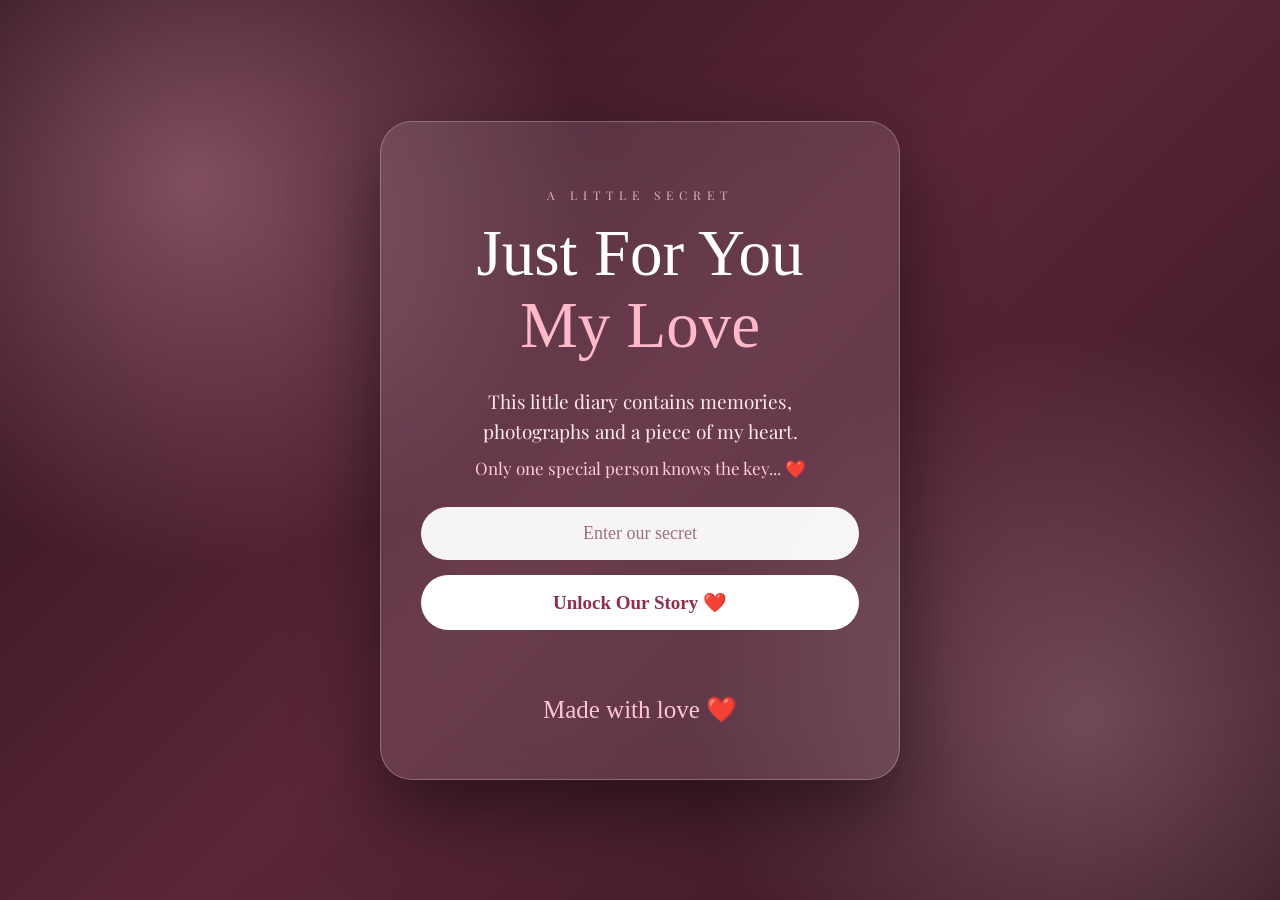
<file: index.html>
<!DOCTYPE html>
<html lang="en">

<head>
    <meta charset="UTF-8">
    <meta name="viewport" content="width=device-width, initial-scale=1.0">

    <title>A Little Secret ❤️</title>

    <link rel="stylesheet" href="style.css">

    <link href="https://fonts.googleapis.com/css2?family=Parisienne&family=Playfair+Display:wght@400;500;600;700&display=swap"
      rel="stylesheet">
</head>

<body class="password-page">

    <div class="password-card">

        <div class="lock-heart">
        
        </div>

        <p class="secret-label">
            A LITTLE SECRET
        </p>

        <h1>
            Just For You
            <span>My Love</span>
        </h1>

        <p class="password-message">
            This little diary contains memories,
            photographs and a piece of my heart.
        </p>

        <p class="password-hint">
            Only one special person knows the key... ❤️
        </p>

        <div class="password-box">

            <input
                type="password"
                id="secretPassword"
                placeholder="Enter our secret"
                autocomplete="off"
            >

            <button id="unlockButton">
                Unlock Our Story ❤️
            </button>

        </div>

        <p id="passwordError" class="password-error"></p>

        <div class="password-footer">
            Made with love ❤️
        </div>

    </div>
<script src="script.js"></script>

</body>

</html>
</file>
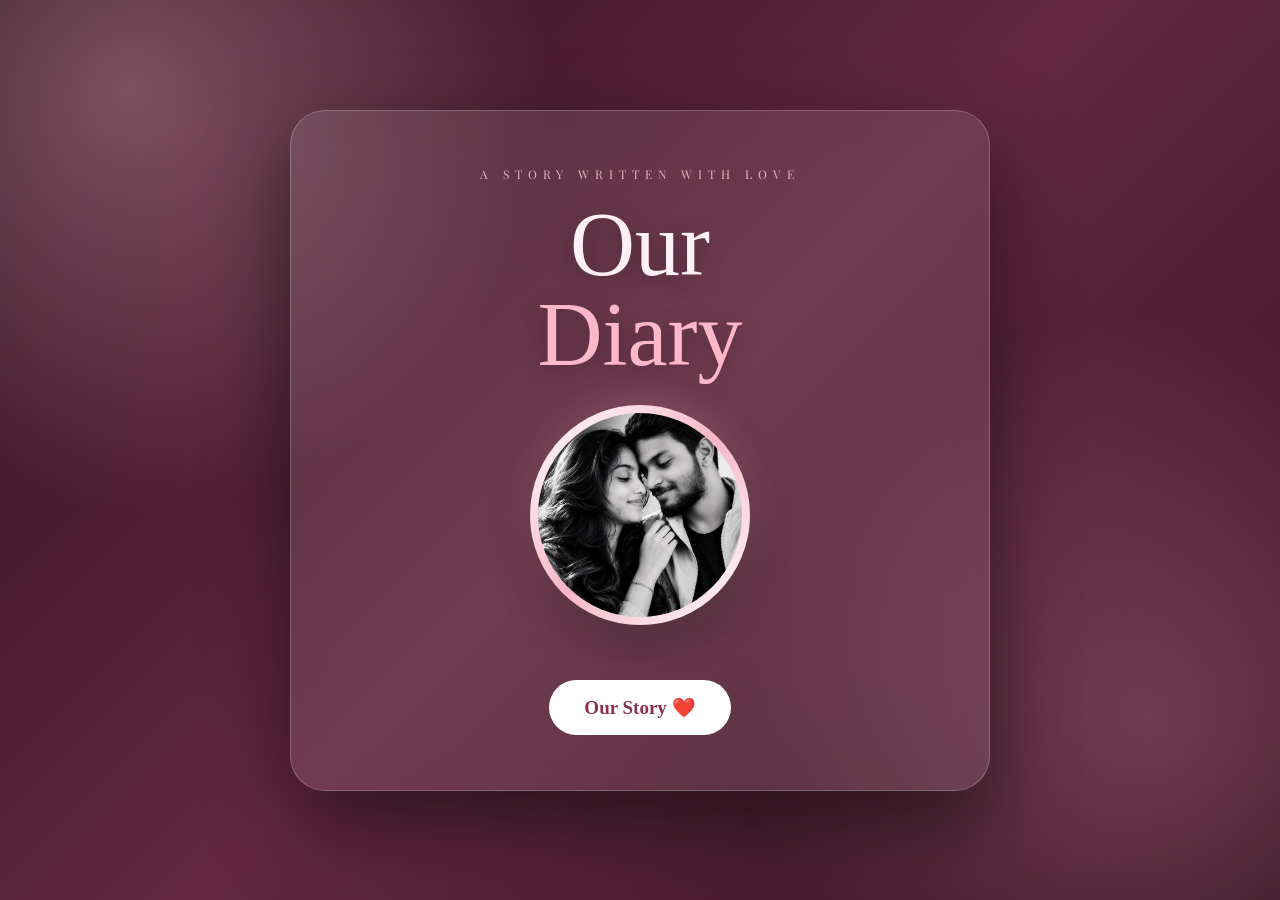
<file: cover.html>
<!DOCTYPE html>
<html lang="en">

<head>

    <meta charset="UTF-8">

    <meta name="viewport"
          content="width=device-width, initial-scale=1.0">

    <title>Our Anniversary Diary ❤️</title>

    <link rel="stylesheet" href="style.css">

    <link href="https://fonts.googleapis.com/css2?family=Parisienne&family=Playfair+Display:wght@400;500;600;700&display=swap"
      rel="stylesheet">

</head>


<body class="cover-page">


    <main class="diary-cover">


        <!-- Floating Hearts -->

        <div class="hearts"></div>


        <div class="cover-content">


            <p class="small-heading">
                A STORY WRITTEN WITH LOVE
            </p>


            <h1>
                Our
                <span>Diary</span>
            </h1>


            <div class="cover-heart">
                
            </div>


            <!-- Couple Photo -->

            <div class="cover-photo">

                <img
                    src="images/cover.jpg"
                    alt="Santhosh and Bhoomika"
                >

            </div>


            <p class="names">
               
            </p>


            <button
                id="openDiary"
                class="open-button">

                Our Story ❤️

            </button>


        </div>


    </main>


    <script src="script.js"></script>

</body>

</html>
</file>
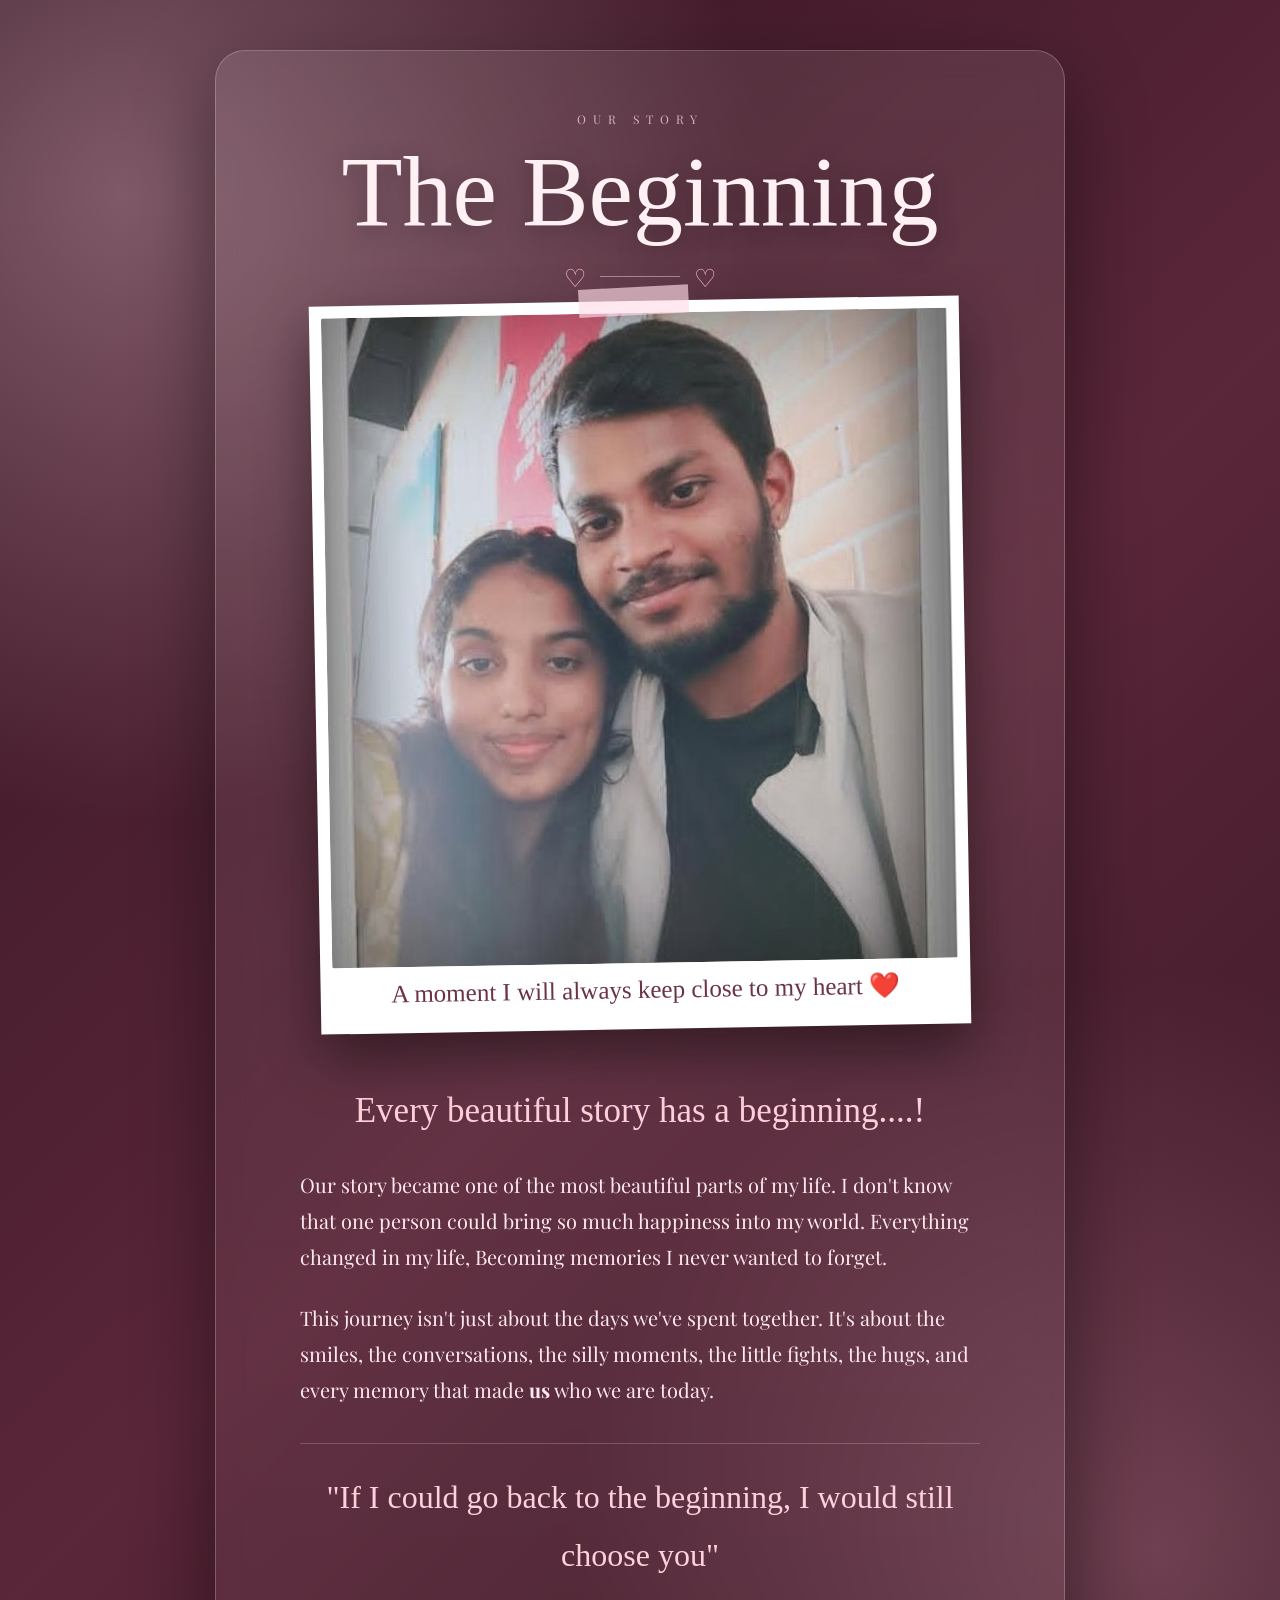
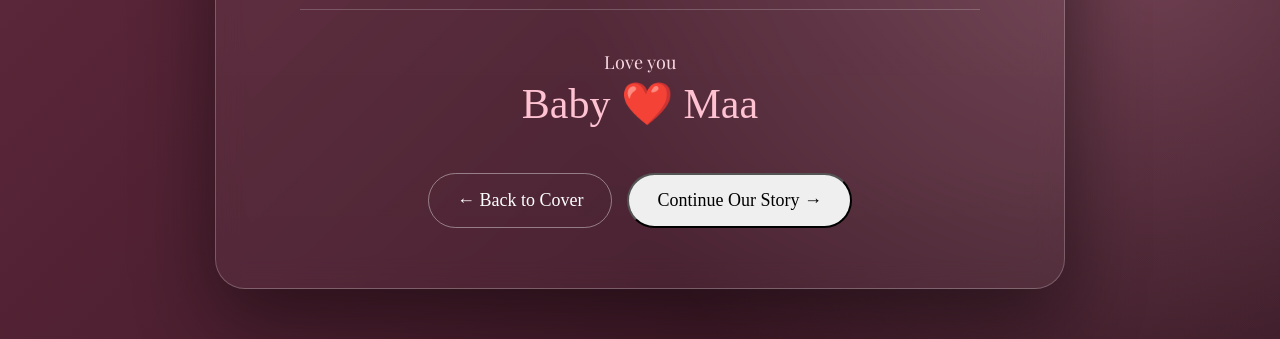
<file: pages/beginning.html>
<!DOCTYPE html>
<html lang="en">

<head>

    <meta charset="UTF-8">

    <meta name="viewport"
          content="width=device-width, initial-scale=1.0">

    <title>The Beginning ❤️</title>

    <link rel="stylesheet" href="../style.css">

    <link href="https://fonts.googleapis.com/css2?family=Parisienne&family=Playfair+Display:wght@400;500;600;700&display=swap"
      rel="stylesheet">

</head>


<body class="chapter-page">


    <div class="chapter-wrapper">


        <div class="chapter-label">
            OUR STORY
        </div>


        <h1 class="chapter-title">
            The Beginning
        </h1>


        <div class="chapter-decoration">

            <span>♡</span>

            <div></div>

            <span>♡</span>

        </div>



        <!-- MEMORY PHOTO -->

        <div class="memory-photo">

            <div class="photo-tape"></div>

            <img
                src="../images/chapter1.jpg"
                alt="Our beautiful memory"
            >

            <p class="photo-caption">
                A moment I will always keep close to my heart ❤️
            </p>

        </div>


        <!-- MESSAGE -->

        <div class="chapter-message">

            <p class="opening-line">
                Every beautiful story has a beginning....!
            </p>


            <p>
                 Our story became one of the most beautiful parts of my life.
                 I don't know that one person could bring so much happiness into my world. Everything changed in my life, Becoming memories I never wanted to forget.
            </p>

            <p>
                This journey isn't just about the days we've spent
                together. It's about the smiles, the conversations,
                the silly moments, the little fights, the hugs,
                and every memory that made <b>us</b> who we are today.
            </p>


            <p class="highlight-message">
                "If I could go back to the beginning,
                I would still choose you"
            </p>

        </div>


        <!-- SIGNATURE -->

        <div class="signature-area">

            <p>
               Love you
            </p>

            <div class="signature">
               Baby ❤️ Maa
            </div>

        </div>


        <!-- NAVIGATION -->

        <div class="chapter-navigation">

    <button
        onclick="window.location.href='../cover.html'"
        class="secondary-button">

        ← Back to Cover

    </button>

    <button
        onclick="window.location.href='memories.html'"
        class="primary-button">

        Continue Our Story →

    </button>

</div>


        </div>


    </div>

</body>

</html>
</file>
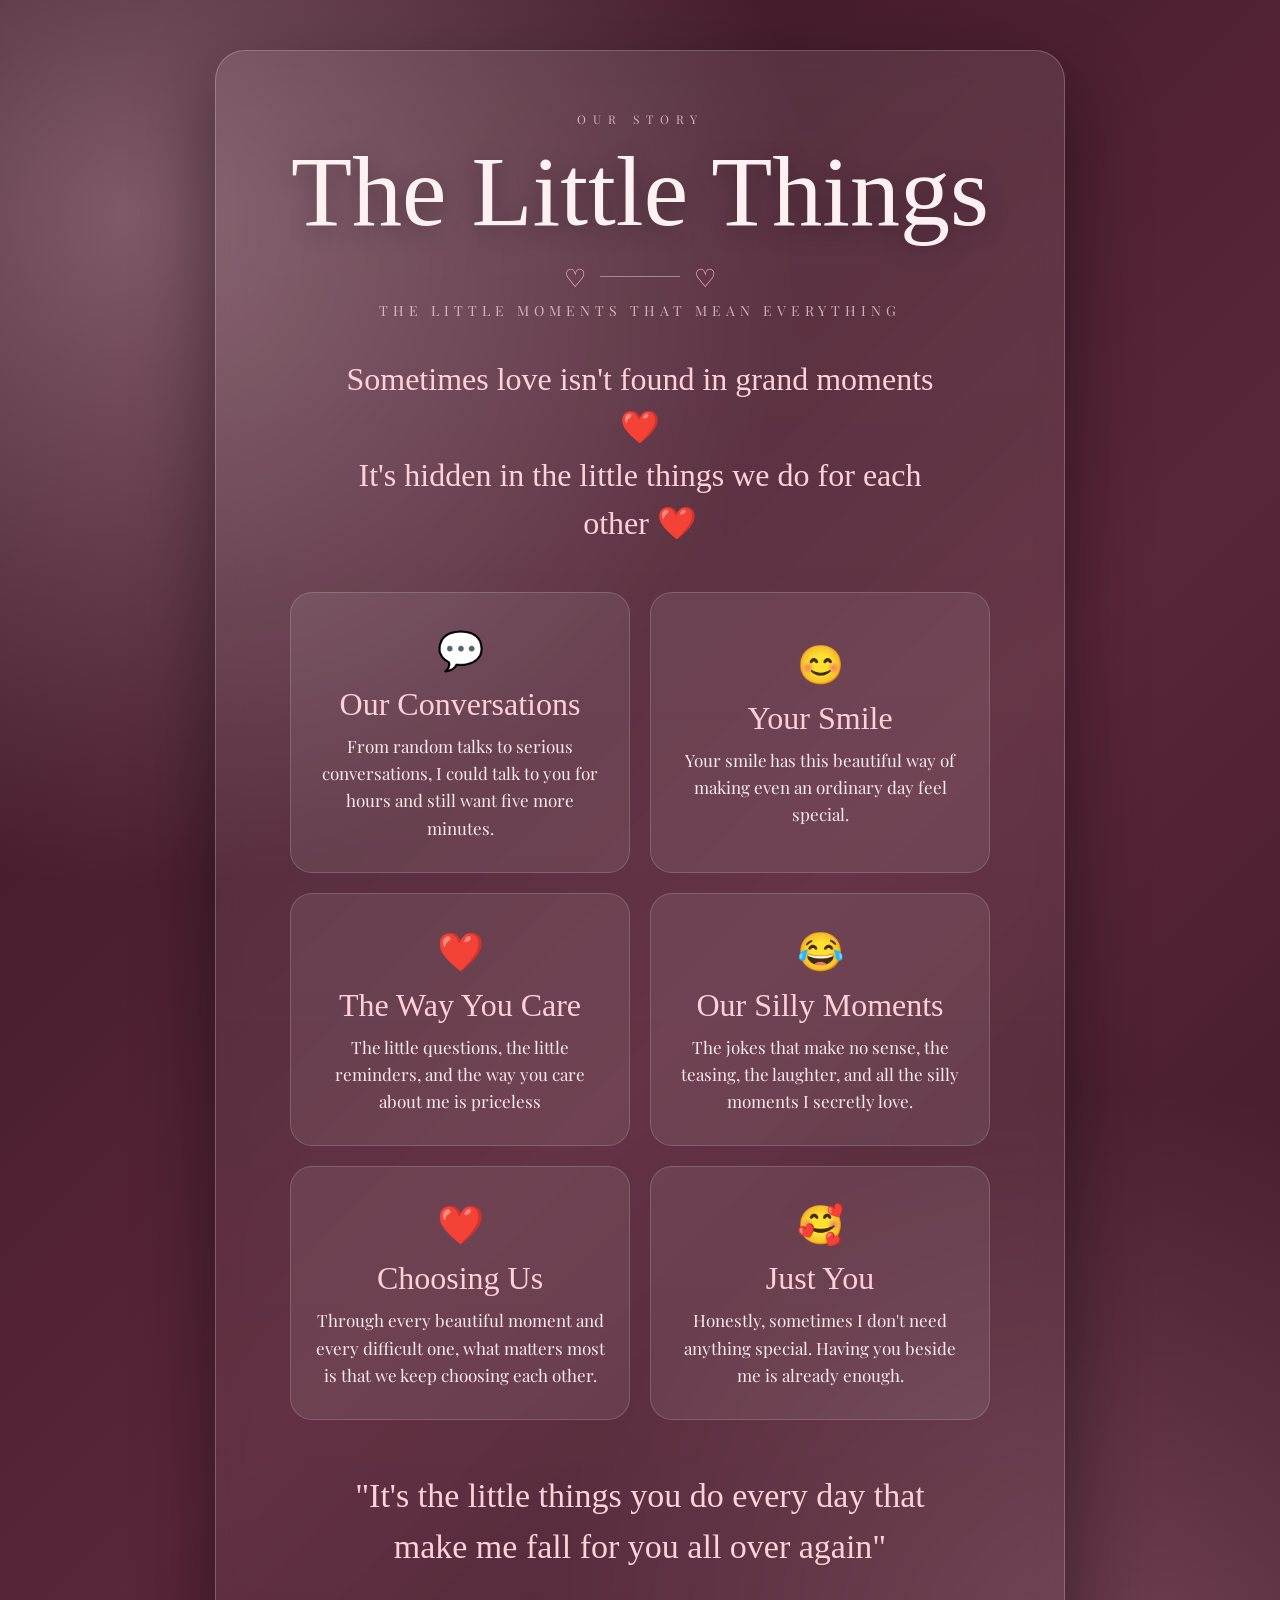
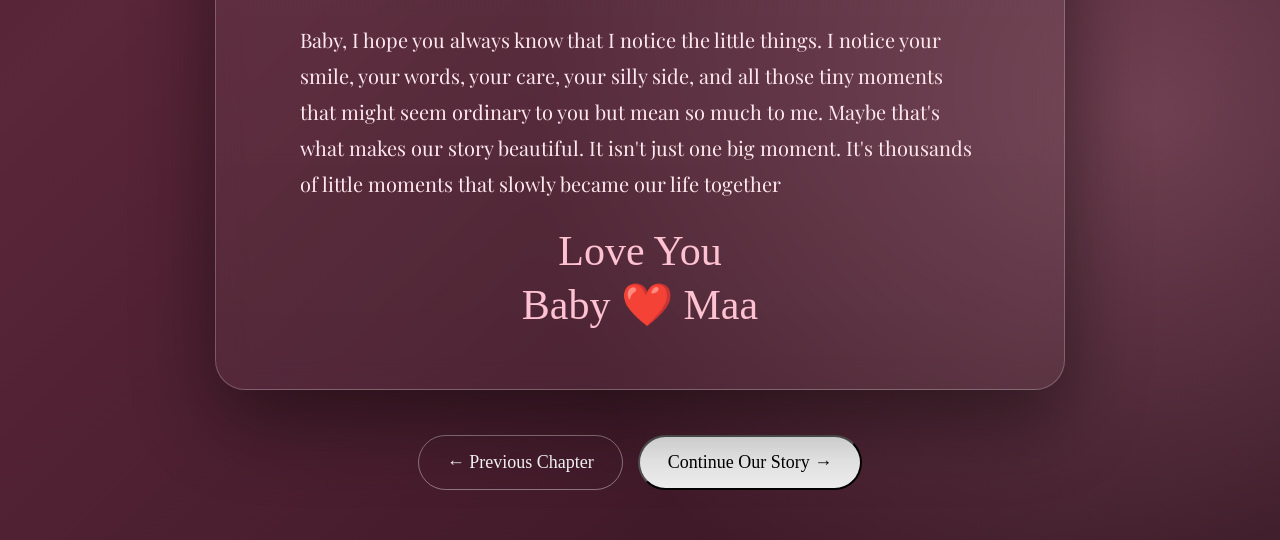
<file: pages/chapter3.html>
<!DOCTYPE html>
<html lang="en">

<head>

    <meta charset="UTF-8">

    <meta name="viewport"
          content="width=device-width, initial-scale=1.0">

    <title>Chapter Three — The Little Things ❤️</title>

    <link rel="stylesheet" href="../style.css">

    <link href="https://fonts.googleapis.com/css2?family=Parisienne&family=Playfair+Display:wght@400;500;600;700&display=swap"
      rel="stylesheet">

</head>


<body class="chapter-page">


    <div class="chapter-wrapper">


        <!-- CHAPTER HEADING -->

        <div class="chapter-label">
            OUR STORY
        </div>

        <h1 class="chapter-title">
            The Little Things
        </h1>


        <div class="chapter-decoration">

            <span>♡</span>

            <div></div>

            <span>♡</span>

        </div>


        <p class="chapter-date">
            THE LITTLE MOMENTS THAT MEAN EVERYTHING
        </p>


        <!-- INTRODUCTION -->

        <div class="memory-intro">

            <p>
                Sometimes love isn't found in grand moments ❤️
            </p>

            <p>
                It's hidden in the little things we do for each other ❤️
            </p>

        </div>


        <!-- LITTLE THINGS -->

        <div class="little-things">


            <!-- CARD 1 -->

            <div class="little-card">

                <div class="little-icon">
                    💬
                </div>

                <h2>
                    Our Conversations
                </h2>

                <p>
                    From random talks to serious conversations,
                    I could talk to you for hours and still
                    want five more minutes.
                </p>

            </div>


            <!-- CARD 2 -->

            <div class="little-card">

                <div class="little-icon">
                    😊
                </div>

                <h2>
                    Your Smile
                </h2>

                <p>
                    Your smile has this beautiful way of making
                    even an ordinary day feel special.
                </p>

            </div>


            <!-- CARD 3 -->

            <div class="little-card">

                <div class="little-icon">
                     ❤️
                </div>

                <h2>
                    The Way You Care 
                </h2>

                <p>
                    The little questions, the little reminders,
                    and the way you care about me is priceless
                </p>

            </div>


            <!-- CARD 4 -->

            <div class="little-card">

                <div class="little-icon">
                    😂
                </div>

                <h2>
                    Our Silly Moments
                </h2>

                <p>
                    The jokes that make no sense,
                    the teasing, the laughter,
                    and all the silly moments I secretly love.
                </p>

            </div>


            <!-- CARD 5 -->

            <div class="little-card">

                <div class="little-icon">
                    ❤️
                </div>

                <h2>
                    Choosing Us
                </h2>

                <p>
                    Through every beautiful moment and every
                    difficult one, what matters most is that
                    we keep choosing each other.
                </p>

            </div>


            <!-- CARD 6 -->

            <div class="little-card">

                <div class="little-icon">
                    🥰
                </div>

                <h2>
                    Just You
                </h2>

                <p>
                    Honestly, sometimes I don't need anything
                    special. Having you beside me is already
                    enough.
                </p>

            </div>


        </div>


        <!-- HEART MESSAGE -->

        <div class="little-things-message">

            "It's the little things you do every day
            that make me fall for you all over again" 

        </div>


        <!-- PERSONAL MESSAGE -->

        <div class="chapter-message">

            <p>
                Baby, I hope you always know that I notice
                           the little things.
                I notice your smile, your words, your care,
                your silly side, and all those tiny moments
                that might seem ordinary to you but mean
                so much to me. Maybe that's what makes our story beautiful.
                It isn't just one big moment. It's thousands of little moments that slowly
                became our life together

                </b>
            </p>

        </div>


        <!-- SIGNATURE -->
         <div class="signature">
               Love You
            </div>

            <div class="signature">
               Baby ❤️ Maa
            </div>

        </div>


        <!-- NAVIGATION -->

        <div class="chapter-navigation">


            <button
                onclick="window.location.href='memories.html'"
                class="secondary-button">

                ← Previous Chapter

            </button>


            <button
                onclick="window.location.href='chapter4.html'"
                class="primary-button">

                Continue Our Story →

            </button>


        </div>


    </div>


</body>

</html>
</file>
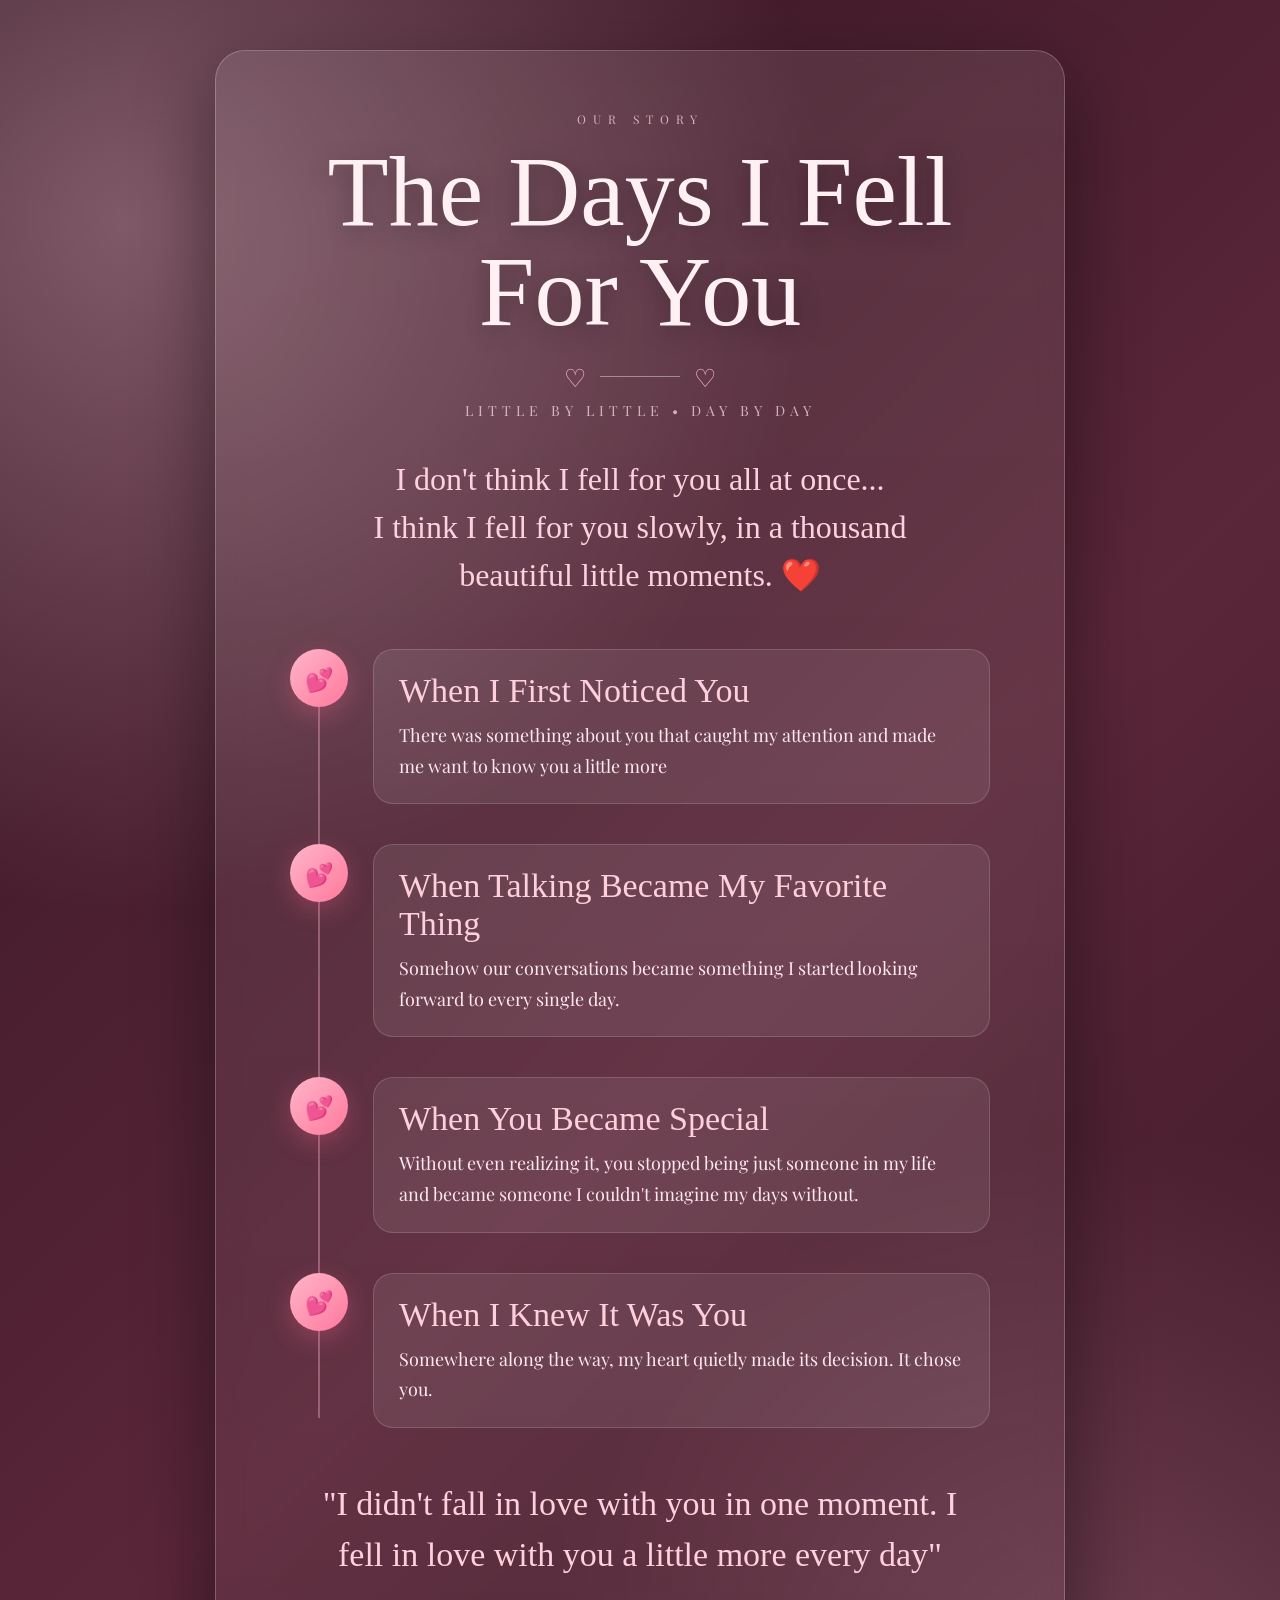
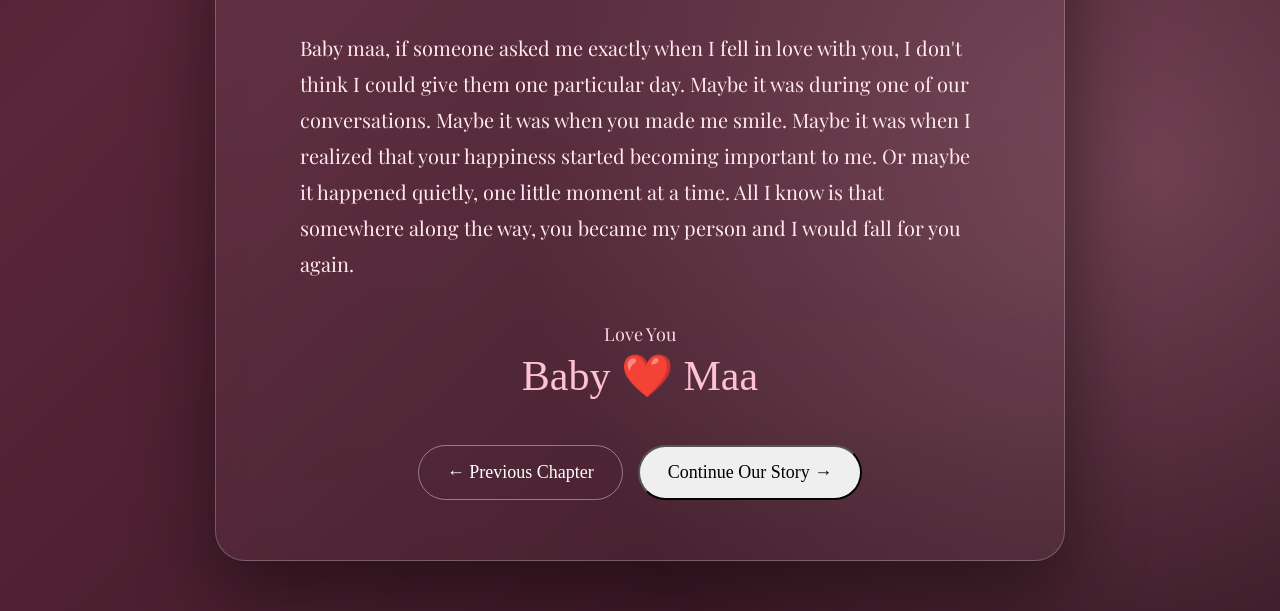
<file: pages/chapter4.html>
<!DOCTYPE html>
<html lang="en">

<head>

    <meta charset="UTF-8">

    <meta name="viewport"
          content="width=device-width, initial-scale=1.0">

    <title>Chapter Four — The Days I Fell For You ❤️</title>

    <link rel="stylesheet" href="../style.css">

    <link href="https://fonts.googleapis.com/css2?family=Parisienne&family=Playfair+Display:wght@400;500;600;700&display=swap"
      rel="stylesheet">

</head>


<body class="chapter-page">


    <div class="chapter-wrapper">


        <!-- CHAPTER HEADING -->

        <div class="chapter-label">
            OUR STORY
        </div>




        <h1 class="chapter-title">
            The Days I Fell For You
        </h1>


        <div class="chapter-decoration">

            <span>♡</span>

            <div></div>

            <span>♡</span>

        </div>


        <p class="chapter-date">
            LITTLE BY LITTLE • DAY BY DAY
        </p>


        <!-- INTRO -->

        <div class="memory-intro">

            <p>
                I don't think I fell for you all at once...
            </p>

            <p>
                I think I fell for you slowly, in a thousand
                beautiful little moments. ❤️
            </p>

        </div>


        <!-- LOVE TIMELINE -->

        <div class="love-timeline">


            <!-- MOMENT 1 -->

            <div class="love-moment">

                <div class="love-dot">
                    💕
                </div>

                <div class="love-content">

                    <h2>
                        When I First Noticed You
                    </h2>

                    <p>
                        There was something about you that
                        caught my attention and made me want
                        to know you a little more
                    </p>

                </div>

            </div>


            <!-- MOMENT 2 -->

            <div class="love-moment">

                <div class="love-dot">
                    💕
                </div>

                <div class="love-content">

                    <h2>
                        When Talking Became My Favorite Thing
                    </h2>

                    <p>
                        Somehow our conversations became
                        something I started looking forward to
                        every single day.
                    </p>

                </div>

            </div>


            <!-- MOMENT 3 -->

            <div class="love-moment">

                <div class="love-dot">
                    💕
                </div>

                <div class="love-content">

                    <h2>
                        When You Became Special
                    </h2>

                    <p>
                        Without even realizing it, you stopped
                        being just someone in my life and became
                        someone I couldn't imagine my days without.
                    </p>

                </div>

            </div>


            <!-- MOMENT 4 -->

            <div class="love-moment">

                <div class="love-dot">
                    💕
                </div>

                <div class="love-content">

                    <h2>
                        When I Knew It Was You
                    </h2>

                    <p>
                        Somewhere along the way, my heart quietly
                        made its decision. It chose you.
                    </p>

                </div>

            </div>


        </div>


        <!-- MAIN LOVE MESSAGE -->

        <div class="little-things-message">

            "I didn't fall in love with you in one moment.
            I fell in love with you a little more every day" 

        </div>


        <div class="chapter-message">

            <p>
                Baby maa, if someone asked me exactly when
                I fell in love with you, I don't think I could
                give them one particular day.
                Maybe it was during one of our conversations.
                Maybe it was when you made me smile.
                Maybe it was when I realized that your happiness
                started becoming important to me.
                Or maybe it happened quietly,
                one little moment at a time.
                All I know is that somewhere along the way,
                you became my person and I would fall for you again. </b>
            </p>

        </div>


        <!-- SIGNATURE -->

        <div class="signature-area">

            <p>
                Love You
            </p>

            <div class="signature">
                Baby ❤️ Maa
            </div>

        </div>


        <!-- NAVIGATION -->

        <div class="chapter-navigation">


            <button
                onclick="window.location.href='chapter3.html'"
                class="secondary-button">

                ← Previous Chapter

            </button>


            <button
                onclick="window.location.href='chapter5.html'"
                class="primary-button">

                Continue Our Story →

            </button>


        </div>


    </div>


</body>

</html>
</file>
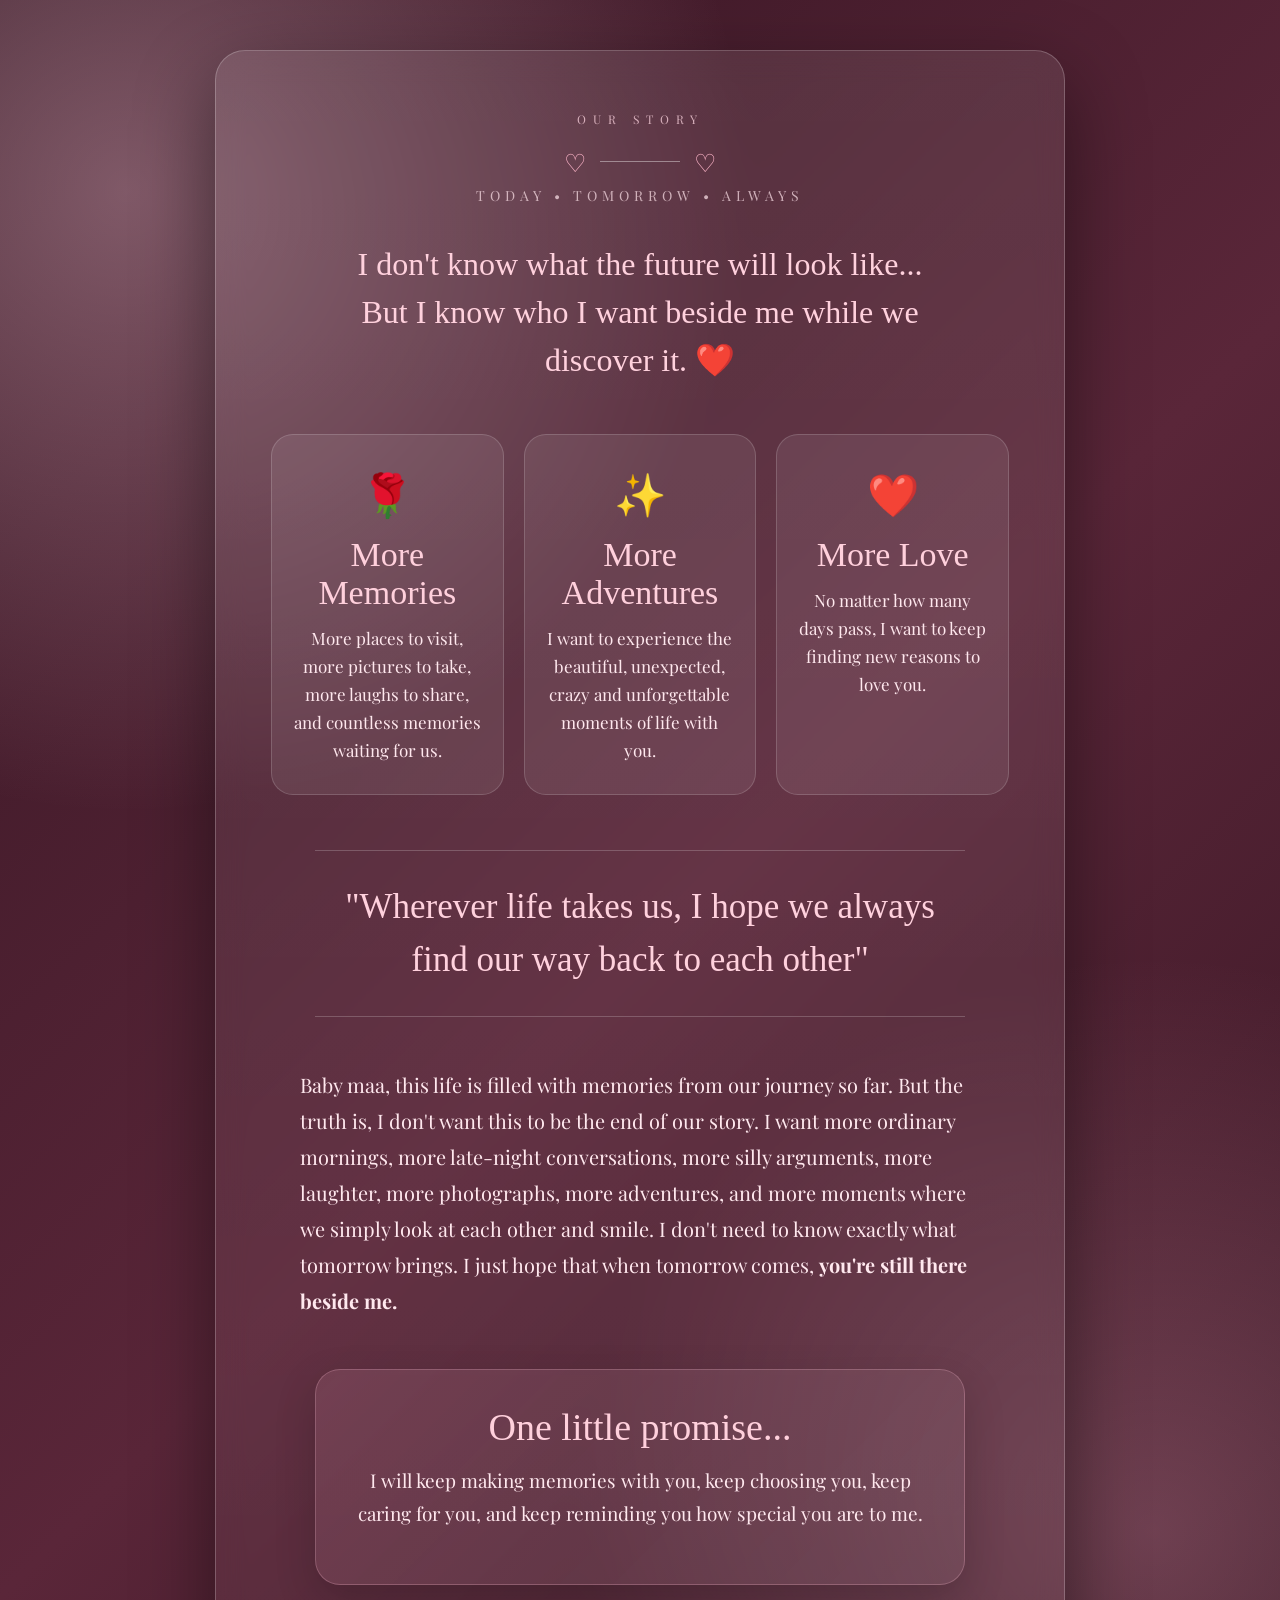
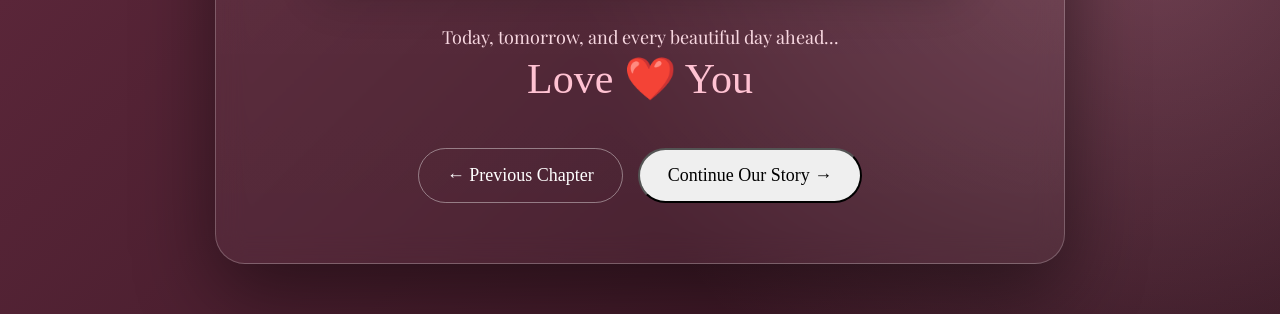
<file: pages/chapter5.html>
<!DOCTYPE html>
<html lang="en">

<head>

    <meta charset="UTF-8">

    <meta name="viewport"
          content="width=device-width, initial-scale=1.0">

    <title>Chapter Five — Our Forever ❤️</title>

    <link rel="stylesheet" href="../style.css">

    <link href="https://fonts.googleapis.com/css2?family=Parisienne&family=Playfair+Display:wght@400;500;600;700&display=swap"
      rel="stylesheet">
</head>


<body class="chapter-page">


    <div class="chapter-wrapper">


        <!-- CHAPTER HEADING -->

        <div class="chapter-label">
            OUR STORY
        </div>



        <div class="chapter-decoration">

            <span>♡</span>

            <div></div>

            <span>♡</span>

        </div>


        <p class="chapter-date">
            TODAY • TOMORROW • ALWAYS
        </p>


        <!-- INTRO -->

        <div class="memory-intro">

            <p>
                I don't know what the future will look like...
                But I know who I want beside me while we discover it. ❤️
            </p>

        </div>


        <!-- FOREVER CARDS -->

        <div class="forever-cards">


            <div class="forever-card">

                <div class="forever-icon">
                    🌹
                </div>

                <h2>
                    More Memories
                </h2>

                <p>
                    More places to visit, more pictures to take,
                    more laughs to share, and countless memories
                    waiting for us.
                </p>

            </div>


            <div class="forever-card">

                <div class="forever-icon">
                    ✨
                </div>

                <h2>
                    More Adventures
                </h2>

                <p>
                    I want to experience the beautiful,
                    unexpected, crazy and unforgettable
                    moments of life with you.
                </p>

            </div>


            <div class="forever-card">

                <div class="forever-icon">
                    ❤️
                </div>

                <h2>
                    More Love
                </h2>

                <p>
                    No matter how many days pass,
                    I want to keep finding new reasons
                    to love you.
                </p>

            </div>


        </div>


        <!-- FOREVER MESSAGE -->

        <div class="forever-quote">

            "Wherever life takes us,
            I hope we always find our way back to each other" 

        </div>


        <!-- PERSONAL MESSAGE -->

        <div class="chapter-message">

            <p>
                Baby maa, this life is filled with memories
                from our journey so far.
                But the truth is, I don't want this to be
                the end of our story.
                I want more ordinary mornings,
                more late-night conversations,
                more silly arguments,
                more laughter,
                more photographs,
                more adventures,
                and more moments where we simply look at
                each other and smile.
                I don't need to know exactly what tomorrow
                brings. I just hope that when tomorrow comes,
                <b>you're still there beside me.</b>
            </p>

        </div>


        <!-- LOVE PROMISE -->

        <div class="promise-box">

            <p class="promise-title">
                One little promise...
            </p>

            <p>
                I will keep making memories with you,
                keep choosing you,
                keep caring for you,
                and keep reminding you how special
                you are to me.
            </p>

            <div class="promise-heart">
                
            </div>

        </div>


        <!-- SIGNATURE -->

        <div class="signature-area">

            <p>
                Today, tomorrow, and every beautiful day ahead...
            </p>

            <div class="signature">
                Love ❤️ You
            </div>

        </div>


        <!-- NAVIGATION -->

        <div class="chapter-navigation">


            <button
                onclick="window.location.href='chapter4.html'"
                class="secondary-button">

                ← Previous Chapter

            </button>


            <button
                onclick="window.location.href='chapter6.html'"
                class="primary-button">

                Continue Our Story →

            </button>


        </div>


    </div>


</body>

</html>
</file>
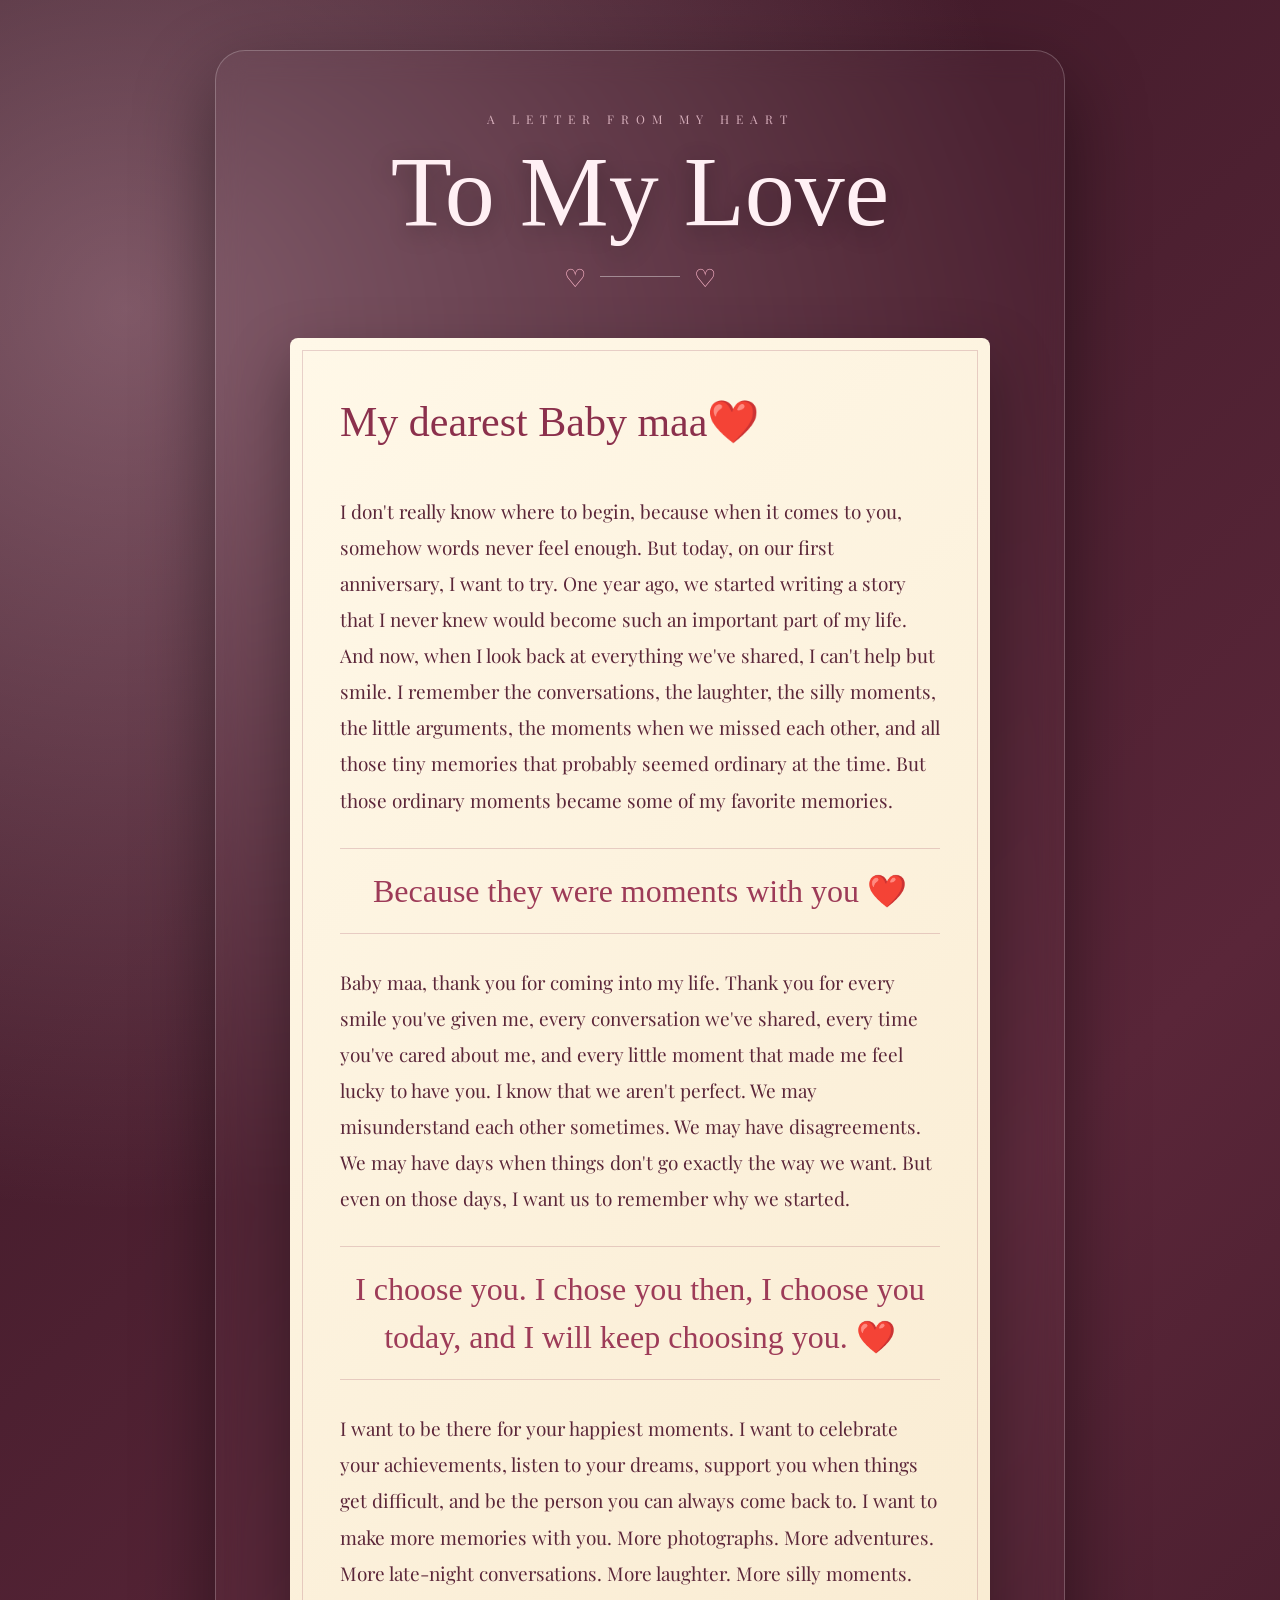
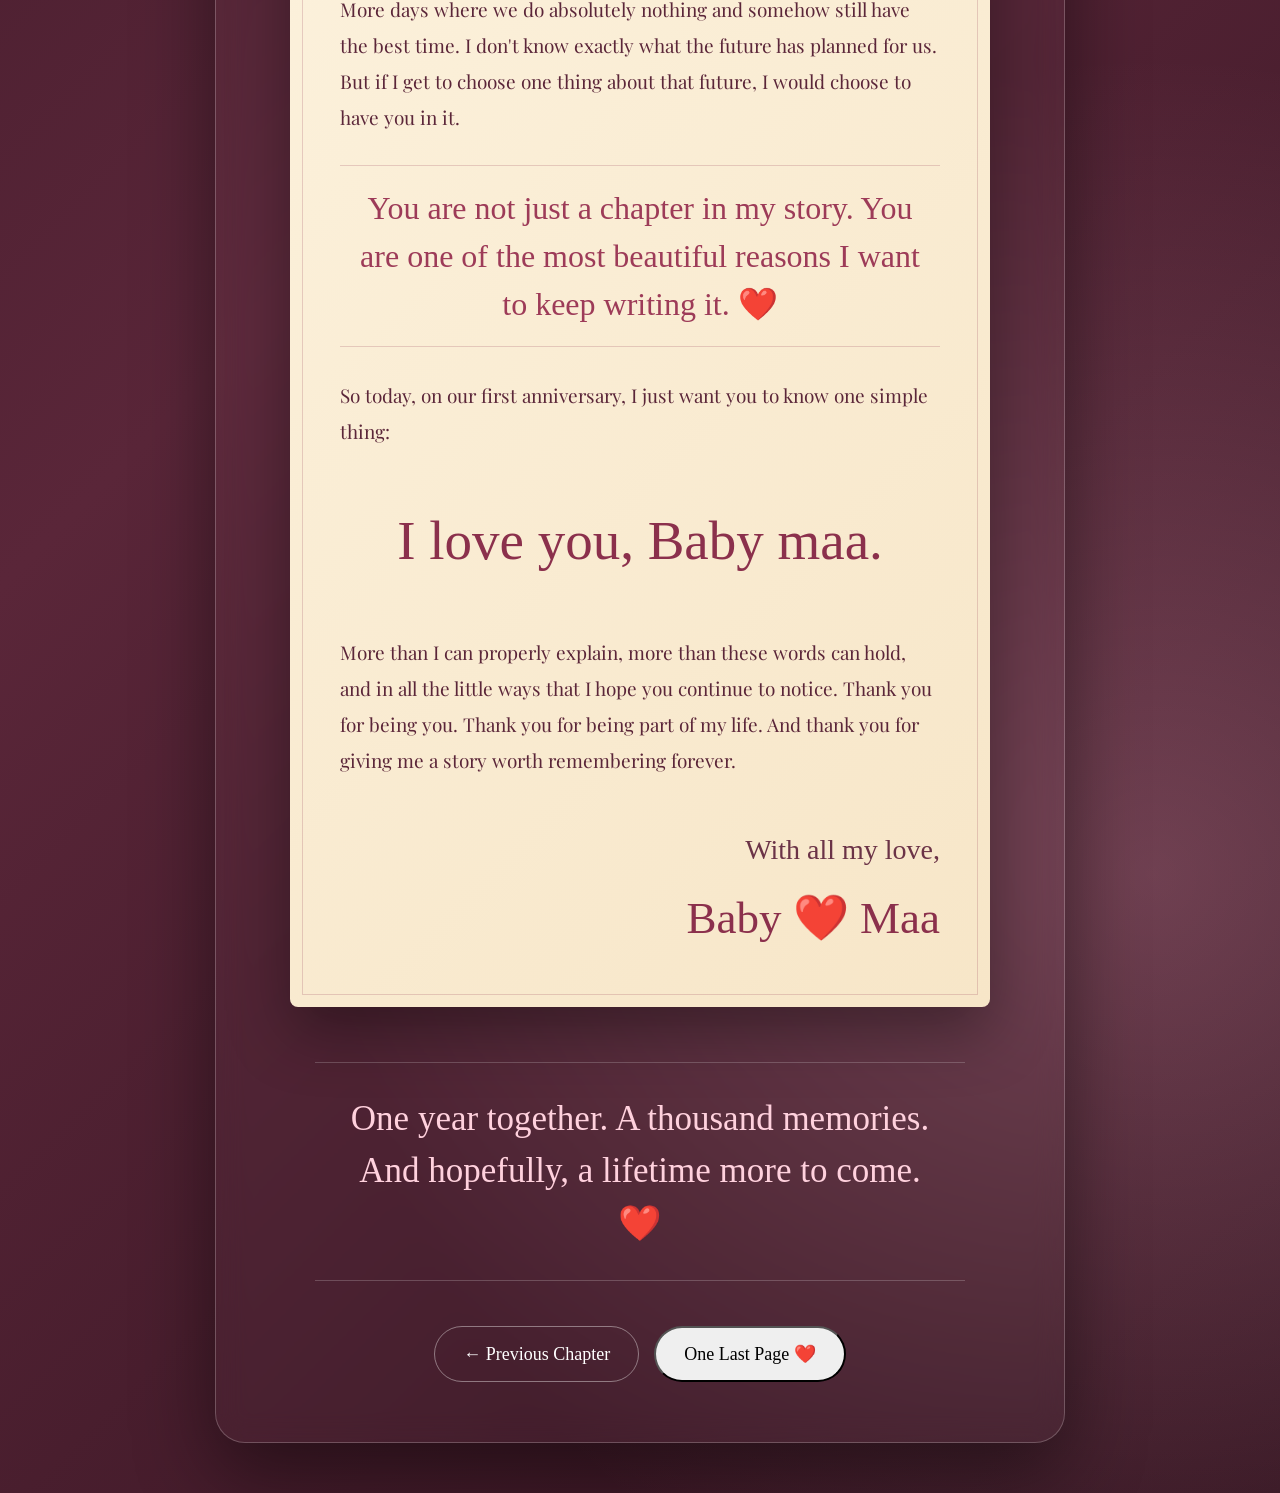
<file: pages/chapter6.html>
<!DOCTYPE html>
<html lang="en">

<head>

    <meta charset="UTF-8">

    <meta name="viewport"
          content="width=device-width, initial-scale=1.0">

    <title>A Love Letter For Baby maa ❤️</title>

    <link rel="stylesheet" href="../style.css">

    <link href="https://fonts.googleapis.com/css2?family=Parisienne&family=Playfair+Display:wght@400;500;600;700&display=swap"
      rel="stylesheet">

</head>


<body class="chapter-page">


    <div class="chapter-wrapper love-letter-page">


        <!-- HEADING -->

        <div class="chapter-label">
            A LETTER FROM MY HEART
        </div>

        <h1 class="chapter-title">
            To My Love
        </h1>


        <div class="chapter-decoration">

            <span>♡</span>

            <div></div>

            <span>♡</span>

        </div>

        <!-- LETTER -->

        <div class="love-letter">


            <p class="letter-greeting">
                My dearest Baby maa❤️
            </p>


            <p>
                I don't really know where to begin,
                because when it comes to you,
                somehow words never feel enough.
                But today, on our first anniversary,
                I want to try. One year ago, we started writing a story
                that I never knew would become such an
                important part of my life.
                And now, when I look back at everything
                we've shared, I can't help but smile.
                I remember the conversations,
                the laughter, the silly moments,
                the little arguments,
                the moments when we missed each other,
                and all those tiny memories that probably
                seemed ordinary at the time.
                But those ordinary moments became
                some of my favorite memories.
            </p>


            <p class="letter-highlight">
                Because they were moments with you ❤️
            </p>


            <p>
                Baby maa, thank you for coming into my life.
                Thank you for every smile you've given me,
                every conversation we've shared,
                every time you've cared about me,
                and every little moment that made me feel
                lucky to have you.
                I know that we aren't perfect.
                We may misunderstand each other sometimes.
                We may have disagreements.
                We may have days when things don't go exactly
                the way we want.
                But even on those days,
                I want us to remember why we started.
            </p>


            <p class="letter-highlight">
                I choose you.
                I chose you then,
                I choose you today,
                and I will keep choosing you. ❤️
            </p>


            <p>
                I want to be there for your happiest moments.
                I want to celebrate your achievements,
                listen to your dreams,
                support you when things get difficult,
                and be the person you can always come back to.
                I want to make more memories with you.
                More photographs.
                More adventures.
                More late-night conversations.
                More laughter.
                More silly moments.
                More days where we do absolutely nothing
                and somehow still have the best time.
                 I don't know exactly what the future has
                planned for us.
                But if I get to choose one thing about that
                future, I would choose to have you in it.
            </p>


            <p class="letter-highlight">
                You are not just a chapter in my story.
                You are one of the most beautiful reasons
                I want to keep writing it. ❤️
            </p>


            <p>
                So today, on our first anniversary,
                I just want you to know one simple thing:
            </p>


            <p class="big-love-line">
                I love you, Baby maa.
            </p>


            <p>
                More than I can properly explain,
                more than these words can hold,
                and in all the little ways that I hope
                you continue to notice.
                Thank you for being you.
                Thank you for being part of my life.
                And thank you for giving me a story
                worth remembering forever.
            </p>


            <!-- SIGNATURE -->

            <div class="letter-signature">

                <p>
                    With all my love,
                </p>

                <div>
                    Baby ❤️ Maa
                </div>

            </div>


        </div>


        <!-- ANNIVERSARY MESSAGE -->

        <div class="anniversary-quote">

            One year together.
            A thousand memories.
            And hopefully,
            a lifetime more to come. ❤️

        </div>


        <!-- NAVIGATION -->

        <div class="chapter-navigation">


            <button
                onclick="window.location.href='chapter5.html'"
                class="secondary-button">

                ← Previous Chapter

            </button>


            <button
                onclick="window.location.href='final.html'"
                class="primary-button">

                One Last Page ❤️

            </button>


        </div>


    </div>


</body>

</html>
</file>
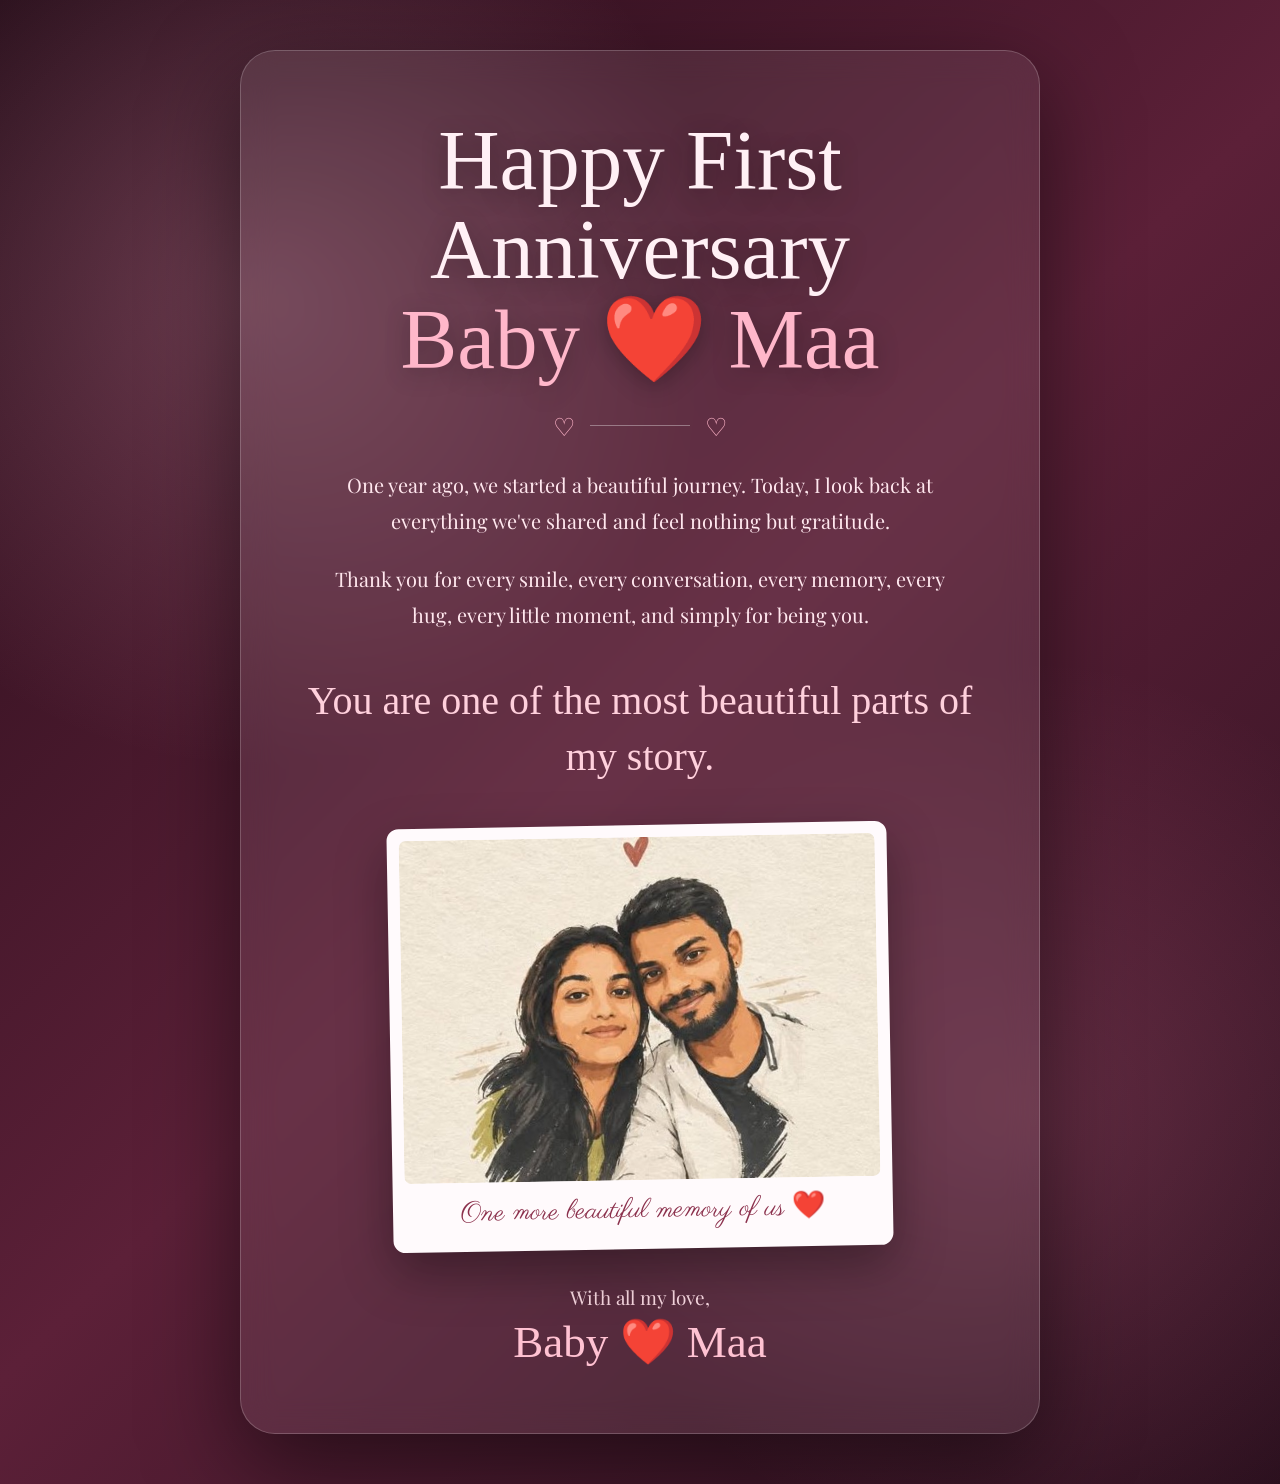
<file: pages/final.html>
<!DOCTYPE html>
<html lang="en">

<head>

    <meta charset="UTF-8">

    <meta name="viewport"
          content="width=device-width, initial-scale=1.0">

    <title>Forever Yours ❤️</title>

    <link rel="stylesheet" href="../style.css">

    <link href="https://fonts.googleapis.com/css2?family=Parisienne&family=Playfair+Display:wght@400;500;600;700&display=swap"
      rel="stylesheet">

</head>


<body class="final-page">


    <div class="final-wrapper">


        <!-- FLOATING HEARTS -->

        <div class="final-hearts">

            <span>♥</span>
            <span>♥</span>
            <span>♥</span>
            <span>♥</span>
            <span>♥</span>

        </div>


        <!-- FINAL CONTENT -->

        <main class="final-content">



            <h1>
                Happy First Anniversary
                <span>Baby ❤️ Maa</span>
            </h1>


            <div class="final-divider">

                <span>♡</span>

                <div></div>

                <span>♡</span>

            </div>


            <p class="final-message">

                One year ago, we started a beautiful journey.
                Today, I look back at everything we've shared
                and feel nothing but gratitude.

            </p>


            <p class="final-message">

                Thank you for every smile,
                every conversation,
                every memory,
                every hug,
                every little moment,
                and simply for being you.

            </p>


            <p class="final-love">

                You are one of the most beautiful
                parts of my story.

            </p>
            <div class="final-photo">
    <img
        src="../images/final.jpg"
        alt="Our favorite memory"
    >
    <p>One more beautiful memory of us ❤️</p>
            </div>


            <div class="final-signature">

                With all my love,

                <div>
                    Baby ❤️ Maa
                </div>

            </div>


            


    </div>


</body>

</html>
</file>
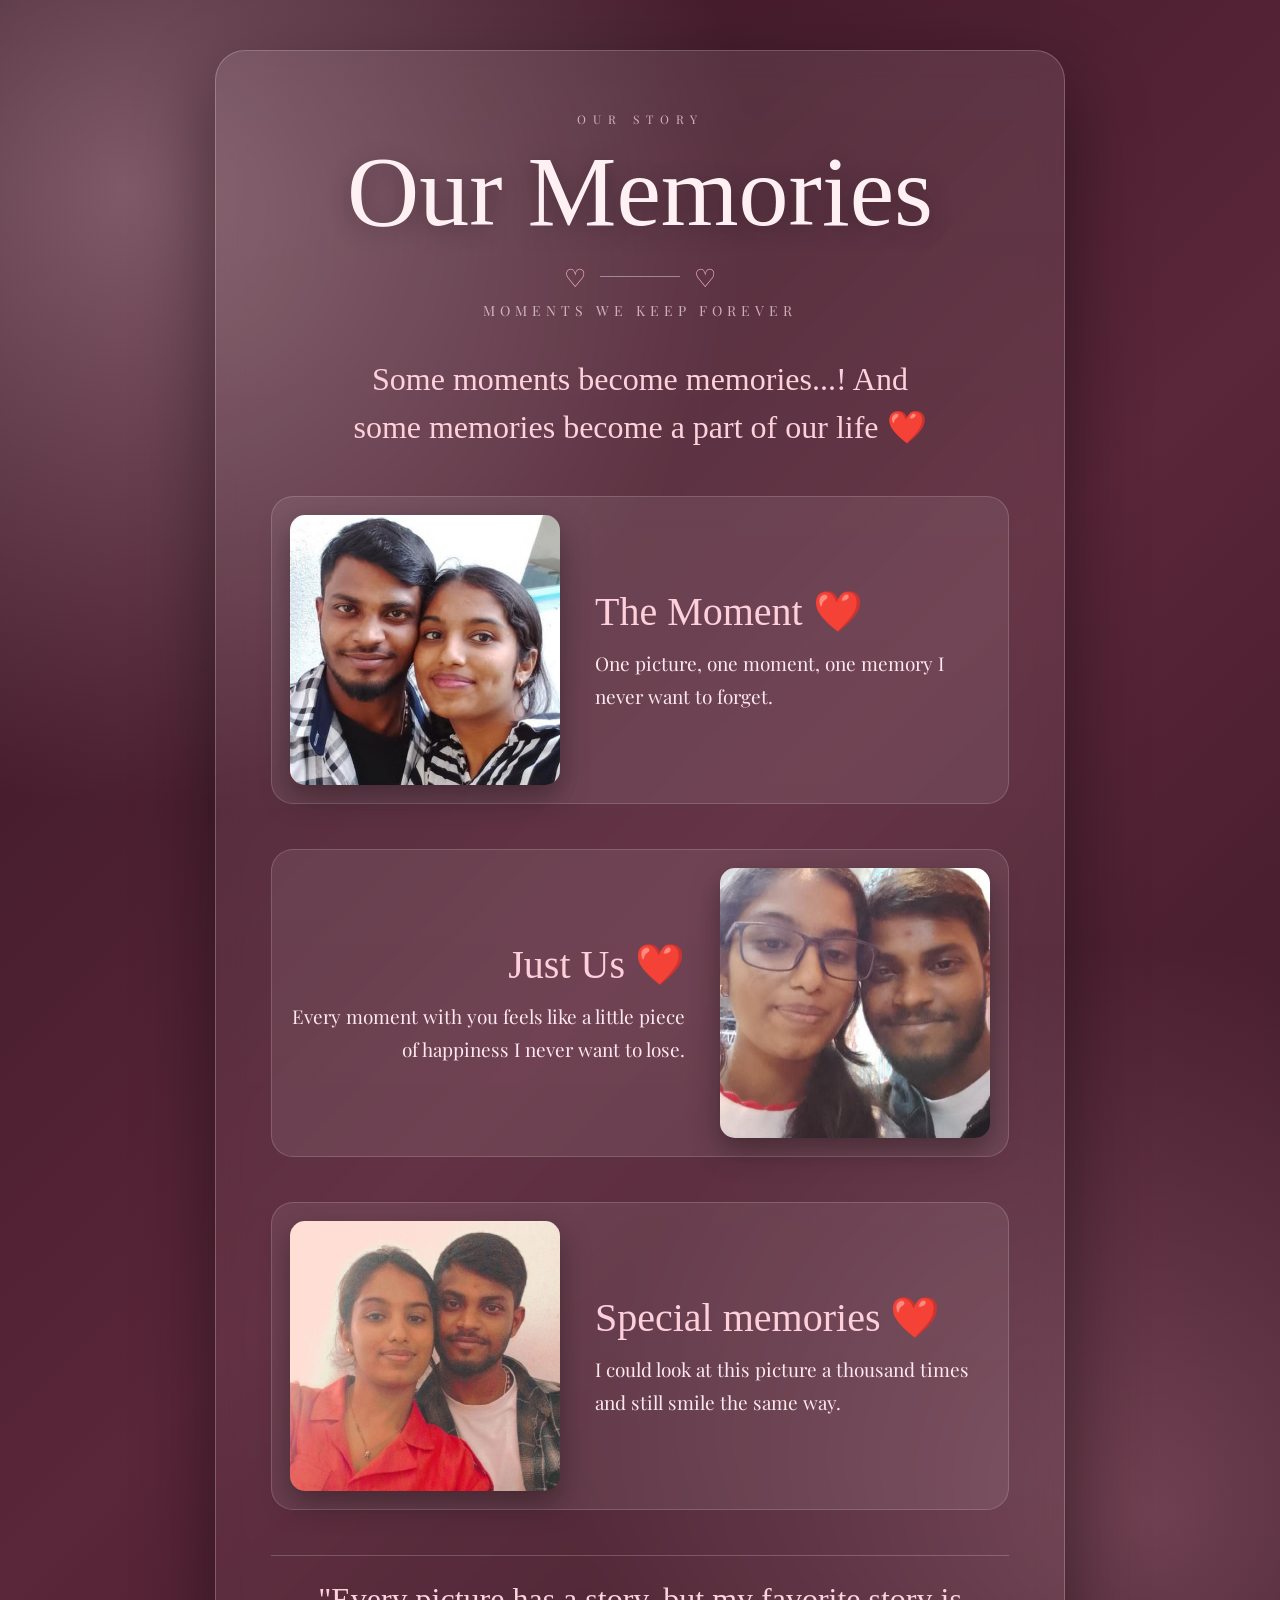
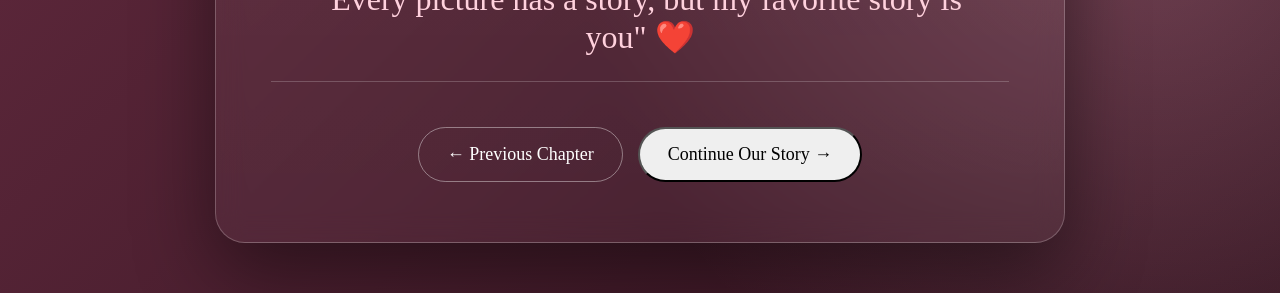
<file: pages/memories.html>
<!DOCTYPE html>
<html lang="en">

<head>

    <meta charset="UTF-8">

    <meta name="viewport"
          content="width=device-width, initial-scale=1.0">

    <title>Chapter Two — Our Memories ❤️</title>

    <link rel="stylesheet" href="../style.css">

    <link href="https://fonts.googleapis.com/css2?family=Parisienne&family=Playfair+Display:wght@400;500;600;700&display=swap"
      rel="stylesheet">

</head>


<body class="chapter-page">

    <div class="chapter-wrapper">

        <div class="chapter-label">
            OUR STORY
        </div>


        <h1 class="chapter-title">
            Our Memories
        </h1>

        <div class="chapter-decoration">
            <span>♡</span>
            <div></div>
            <span>♡</span>
        </div>

        <p class="chapter-date">
            MOMENTS WE KEEP FOREVER
        </p>


        <div class="memory-intro">

            <p>
                Some moments become memories...!
                And some memories become a part of our life ❤️
            </p>

        </div>


        <!-- MEMORY 1 -->

        <div class="memory-card">

            <img
                src="../images/memory1.jpg"
                alt="Our memory"
            >

            <div class="memory-card-text">

                <h2>
                    The Moment ❤️
                </h2>

                <p>
                    One picture, one moment,
                    one memory I never want to forget.
                </p>

            </div>

        </div>


        <!-- MEMORY 2 -->

        <div class="memory-card reverse">

            <img
                src="../images/memory2.jpg"
                alt="Our memory"
            >

            <div class="memory-card-text">

                <h2>
                    Just Us ❤️
                </h2>

                <p>
                    Every moment with you feels like a little piece of happiness I never want to lose.
                </p>

            </div>

        </div>


        <!-- MEMORY 3 -->

        <div class="memory-card">

            <img
                src="../images/memory3.jpg"
                alt="Our memory"
            >

            <div class="memory-card-text">

                <h2>
                Special memories ❤️
                </h2>

                <p>
                    I could look at this picture a thousand times
                    and still smile the same way.
                </p>

            </div>

        </div>


        <div class="highlight-message">

            "Every picture has a story,
            but my favorite story is you" ❤️

        </div>


        <div class="chapter-navigation">

            <button
                onclick="window.location.href='beginning.html'"
                class="secondary-button">

                ← Previous Chapter

            </button>

            <button
                onclick="window.location.href='chapter3.html'"
                class="primary-button">

                Continue Our Story →

            </button>

        </div>


    </div>

</body>

</html>
</file>
<file: style.css>
* {
    box-sizing: border-box;
    margin: 0;
    padding: 0;
}

body {
    font-family: "Playfair Display", serif;
}


/* PASSWORD PAGE */

.password-page {
    min-height: 100vh;

    display: flex;
    justify-content: center;
    align-items: center;

    padding: 25px;

    overflow: hidden;

    background:
        radial-gradient(
            circle at 15% 20%,
            rgba(255, 180, 205, 0.35),
            transparent 30%
        ),
        radial-gradient(
            circle at 85% 80%,
            rgba(255, 210, 225, 0.25),
            transparent 30%
        ),
        linear-gradient(
            135deg,
            #2d101c,
            #5a2639,
            #351522
        );

    color: white;
}


/* CARD */

.password-card {

    width: min(520px, 100%);

    padding: 55px 40px;

    text-align: center;

    background: rgba(255, 255, 255, 0.10);

    border: 1px solid rgba(255, 255, 255, 0.25);

    border-radius: 32px;

    backdrop-filter: blur(18px);

    box-shadow:
        0 30px 80px rgba(0, 0, 0, 0.5);

    animation: passwordAppear 1s ease;
}


/* LOCK */

.lock-heart {

    font-size: 55px;

    margin-bottom: 10px;

    animation: lockPulse 2s infinite;
}


/* SMALL TITLE */

.secret-label {

    font-size: 12px;

    letter-spacing: 6px;

    color: #ffd1de;

    opacity: 0.8;

    margin-bottom: 15px;
}


/* MAIN TITLE */

.password-card h1 {

    font-family: "Great Vibes", cursive;

    font-size: clamp(45px, 8vw, 65px);

    font-weight: 400;

    line-height: 1.1;
}

.password-card h1 span {

    display: block;

    color: #ffb9cb;
}


/* MESSAGE */

.password-message {

    max-width: 380px;

    margin: 25px auto 10px;

    font-size: 19px;

    line-height: 1.6;

    color: #ffe8ef;
}


/* HINT */

.password-hint {

    font-size: 17px;

    color: #ffcbd8;

    margin-bottom: 28px;
}


/* INPUT */

.password-box input {

    width: 100%;

    padding: 16px 20px;

    border: none;

    outline: none;

    border-radius: 50px;

    background: rgba(255, 255, 255, 0.95);

    color: #5a2639;

    font-family: "Cormorant Garamond", serif;

    font-size: 18px;

    text-align: center;

    margin-bottom: 15px;
}

.password-box input::placeholder {

    color: #9d7180;
}


/* BUTTON */

.password-box button {

    width: 100%;

    padding: 16px 20px;

    border: none;

    border-radius: 50px;

    background: white;

    color: #8c304b;

    font-family: "Cormorant Garamond", serif;

    font-size: 19px;

    font-weight: 600;

    cursor: pointer;

    transition: 0.3s ease;
}

.password-box button:hover {

    transform: translateY(-3px);

    box-shadow:
        0 10px 30px rgba(255, 170, 195, 0.35);
}


/* ERROR */

.password-error {

    min-height: 25px;

    margin-top: 15px;

    color: #ffd0dc;

    font-size: 17px;
}


/* FOOTER */

.password-footer {

    margin-top: 25px;

    font-family: "Great Vibes", cursive;

    font-size: 25px;

    color: #ffc5d3;
}


/* ANIMATIONS */

@keyframes passwordAppear {

    from {
        opacity: 0;
        transform: translateY(30px) scale(0.96);
    }

    to {
        opacity: 1;
        transform: translateY(0) scale(1);
    }
}


@keyframes lockPulse {

    0%, 100% {
        transform: scale(1);
    }

    50% {
        transform: scale(1.12);
    }
}


/* MOBILE */

@media (max-width: 600px) {

    .password-page {
        padding: 15px;
    }

    .password-card {
        padding: 45px 22px;
        border-radius: 25px;
    }

    .password-message {
        font-size: 18px;
    }
}
/* ==========================================
   ANNIVERSARY COVER
========================================== */

.cover-page {

    min-height: 100vh;

    overflow: hidden;

    background:
        radial-gradient(
            circle at 10% 10%,
            rgba(255, 190, 210, 0.35),
            transparent 30%
        ),

        radial-gradient(
            circle at 90% 80%,
            rgba(255, 160, 195, 0.25),
            transparent 30%
        ),

        linear-gradient(
            135deg,
            #2d101c,
            #63283f,
            #32131f
        );

    color: white;
}


.diary-cover {

    min-height: 100vh;

    display: flex;

    align-items: center;

    justify-content: center;

    padding: 30px 20px;

    position: relative;
}


.cover-content {

    width: min(700px, 100%);

    padding: 55px 35px;

    text-align: center;

    background:
        rgba(255, 255, 255, 0.09);

    border:
        1px solid rgba(255, 255, 255, 0.22);

    border-radius: 35px;

    backdrop-filter: blur(15px);

    box-shadow:
        0 30px 80px rgba(0, 0, 0, 0.5);

    animation:
        coverAppear 1.2s ease;
}


.small-heading {

    font-size: 12px;

    letter-spacing: 6px;

    color: #ffd5e1;

    opacity: 0.8;

    margin-bottom: 18px;
}


.cover-content h1 {

    font-family:
        "Great Vibes",
        cursive;

    font-size:
        clamp(55px, 9vw, 90px);

    font-weight: 400;

    line-height: 1;

    color: #fff0f5;

    text-shadow:
        0 5px 25px rgba(0, 0, 0, 0.3);

}


.cover-content h1 span {

    display: block;

    color: #ffb8cb;
}


.cover-heart {

    font-size: 28px;

    margin: 15px 0;

    animation:
        heartBeat 1.8s infinite;
}


/* PHOTO */

.cover-photo {

    width: 220px;

    height: 220px;

    margin: 25px auto;

    padding: 8px;

    border-radius: 50%;

    background:
        linear-gradient(
            135deg,
            #ffffff,
            #f7b6c8,
            #ffffff
        );

    box-shadow:
        0 15px 40px rgba(0, 0, 0, 0.4),

        0 0 35px
        rgba(255, 180, 205, 0.3);

    animation:
        photoAppear 1.5s ease;
}


.cover-photo img {

    width: 100%;

    height: 100%;

    display: block;

    object-fit: cover;

    border-radius: 50%;
}


/* NAMES */

.names {

    font-family:
        "Great Vibes",
        cursive;

    font-size: 42px;

    color: #ffe1e9;

    margin-top: 15px;
}


.names span {

    color: #ff9fb9;

    margin: 0 8px;
}


/* DATE */

.date {

    font-size: 15px;

    letter-spacing: 6px;

    color: #ffdce5;

    opacity: 0.75;

    margin-top: 10px;
}


/* BUTTON */

.open-button {

    margin-top: 30px;

    padding: 16px 35px;

    border: none;

    border-radius: 50px;

    background: white;

    color: #8b304c;

    font-family:
        "Cormorant Garamond",
        serif;

    font-size: 19px;

    font-weight: 600;

    cursor: pointer;

    transition:
        0.3s ease;

}


.open-button:hover {

    transform:
        translateY(-4px);

    box-shadow:
        0 12px 35px
        rgba(255, 170, 195, 0.4);
}


/* FLOATING HEARTS */

.hearts {

    position: absolute;

    inset: 0;

    overflow: hidden;

    pointer-events: none;
}


.heart-float {

    position: absolute;

    bottom: -50px;

    color: rgba(255, 180, 205, 0.45);

    animation:
        floatHeart 8s linear forwards;
}


@keyframes floatHeart {

    from {

        transform:
            translateY(0)
            rotate(0deg);

        opacity: 0;

    }

    15% {

        opacity: 0.7;

    }

    to {

        transform:
            translateY(-110vh)
            rotate(360deg);

        opacity: 0;

    }
}


@keyframes coverAppear {

    from {

        opacity: 0;

        transform:
            translateY(30px)
            scale(0.96);

    }

    to {

        opacity: 1;

        transform:
            translateY(0)
            scale(1);

    }
}


@keyframes photoAppear {

    from {

        opacity: 0;

        transform:
            scale(0.7);

    }

    to {

        opacity: 1;

        transform:
            scale(1);

    }
}


@keyframes heartBeat {

    0%, 100% {

        transform: scale(1);

    }

    50% {

        transform: scale(1.18);

    }
}


/* MOBILE */

@media (max-width: 600px) {

    .diary-cover {

        padding: 15px;

    }

    .cover-content {

        padding: 45px 20px;

        border-radius: 25px;

    }

    .cover-photo {

        width: 180px;

        height: 180px;

    }

    .names {

        font-size: 34px;

    }

    .date {

        font-size: 12px;

        letter-spacing: 4px;

    }

}
/* ==========================================
   CHAPTER ONE
========================================== */

.chapter-page {

    min-height: 100vh;

    overflow-x: hidden;
    overflow-y: auto;

    padding: 50px 20px;

    background:
        radial-gradient(
            circle at 10% 10%,
            rgba(255,210,225,0.35),
            transparent 30%
        ),

        radial-gradient(
            circle at 90% 80%,
            rgba(255,180,205,0.25),
            transparent 30%
        ),

        linear-gradient(
            135deg,
            #351522,
            #5a2639,
            #32131f
        );

    color: white;
}


.chapter-wrapper {

    position: relative;

    width: min(850px, 100%);

    margin: auto;

    padding: 60px 55px;

    text-align: center;

    background:
        linear-gradient(
            rgba(255,255,255,0.09),
            rgba(255,255,255,0.04)
        );

    border:
        1px solid rgba(255,255,255,0.22);

    border-radius: 30px;

    backdrop-filter: blur(14px);

    box-shadow:
        0 30px 80px rgba(0,0,0,0.45);

    animation:
        chapterAppear 1s ease;
}


.chapter-label {

    font-size: 12px;

    letter-spacing: 7px;

    color: #ffd7e2;

    opacity: .75;

    margin-bottom: 15px;
}


.chapter-number {

    font-size: 14px;

    letter-spacing: 5px;

    color: #ffd3df;

    opacity: .8;
}


.chapter-title {

    margin-top: 10px;

    font-family:
        "Great Vibes",
        cursive;

    font-size:
        clamp(65px, 9vw, 100px);

    font-weight: 400;

    line-height: 1;

    color: #fff0f4;

    text-shadow:
        0 5px 25px rgba(0,0,0,.3);
}


.chapter-decoration {

    display: flex;

    align-items: center;

    justify-content: center;

    gap: 14px;

    margin: 18px 0 8px;
}


.chapter-decoration div {

    width: 80px;

    height: 1px;

    background:
        rgba(255,255,255,.4);
}


.chapter-decoration span {

    font-size: 25px;

    color: #ffb6ca;
}


.chapter-date {

    font-size: 14px;

    letter-spacing: 5px;

    color: #ffe4eb;

    opacity: .7;

    margin-bottom: 35px;
}


/* PHOTO */

.memory-photo {

    position: relative;

    width: min(650px, 100%);

    margin: auto;

    padding: 12px 12px 25px;

    background: white;

    box-shadow:
        0 25px 55px rgba(0,0,0,.45);

    transform: rotate(-1deg);

    transition: .5s ease;
}


.memory-photo:hover {

    transform:
        rotate(0deg)
        scale(1.02);
}


.memory-photo img {

    display: block;

    width: 100%;

    max-height: 650px;

    object-fit: cover;

    border-radius: 2px;
}


.photo-caption {

    margin-top: 12px;

    margin-bottom: 0;

    color: #6b3347;

    font-family:
        "Great Vibes",
        cursive;

    font-size: 25px;
}


.photo-tape {

    position: absolute;

    width: 110px;

    height: 28px;

    top: -14px;

    left: 50%;

    transform:
        translateX(-50%)
        rotate(-2deg);

    background:
        rgba(255,220,230,.65);

    z-index: 3;
}


/* MESSAGE */

.chapter-message {

    max-width: 680px;

    margin: 50px auto 0;

    text-align: left;

    color: #ffe8ee;

    font-size: 20px;

    line-height: 1.8;
}


.chapter-message p {

    margin-bottom: 25px;
}


.opening-line {

    text-align: center;

    font-family:
        "Great Vibes",
        cursive;

    font-size: 35px;

    color: #ffd0dc;
}


.highlight-message {

    text-align: center;

    padding: 25px 15px;

    margin-top: 35px;

    border-top:
        1px solid rgba(255,255,255,.2);

    border-bottom:
        1px solid rgba(255,255,255,.2);

    font-family:
        "Great Vibes",
        cursive;

    font-size: 32px;

    color: #ffd1dd;
}


/* SIGNATURE */

.signature-area {

    margin-top: 40px;

    color: #f8d8e1;

    font-size: 18px;
}


.signature {

    margin-top: 5px;

    font-family:
        "Great Vibes",
        cursive;

    font-size: 42px;

    color: #ffc2d2;
}


/* NAVIGATION */

.chapter-navigation {

    display: flex;

    justify-content: center;

    flex-wrap: wrap;

    gap: 15px;

    margin-top: 45px;
}


.chapter-navigation button {

    margin: 0;

    padding: 15px 28px;

    border-radius: 50px;

    font-family:
        "Cormorant Garamond",
        serif;

    font-size: 18px;

    cursor: pointer;

    transition: .3s ease;
}


.secondary-button {

    background: transparent;

    color: white;

    border:
        1px solid rgba(255,255,255,.4);
}


.chapter-navigation button:hover {

    transform:
        translateY(-4px);

    box-shadow:
        0 10px 30px
        rgba(255,160,190,.3);
}


@keyframes chapterAppear {

    from {

        opacity: 0;

        transform:
            translateY(35px)
            scale(.97);
    }

    to {

        opacity: 1;

        transform:
            translateY(0)
            scale(1);
    }
}


/* MOBILE */

@media (max-width:600px) {

    .chapter-page {

        padding: 20px 12px;
    }

    .chapter-wrapper {

        padding: 45px 18px;
    }

    .chapter-title {

        font-size: 65px;
    }

    .chapter-message {

        font-size: 18px;

        line-height: 1.7;
    }

    .opening-line {

        font-size: 30px;
    }

    .highlight-message {

        font-size: 28px;
    }

    .photo-caption {

        font-size: 21px;
    }

    .chapter-navigation {

        flex-direction: column;
    }

    .chapter-navigation button {

        width: 100%;
    }
}
/* ==========================================
   CHAPTER 2 — MEMORIES
========================================== */

.memory-intro {

    max-width: 600px;

    margin: 20px auto 45px;

    font-family:
        "Great Vibes",
        cursive;

    font-size: 32px;

    line-height: 1.5;

    color: #ffd1dd;
}


.memory-card {

    display: flex;

    align-items: center;

    gap: 35px;

    margin: 45px auto;

    max-width: 750px;

    padding: 18px;

    background:
        rgba(255,255,255,0.08);

    border:
        1px solid rgba(255,255,255,0.16);

    border-radius: 22px;

    text-align: left;

    transition: 0.4s ease;
}


.memory-card:hover {

    transform:
        translateY(-6px);

    background:
        rgba(255,255,255,0.12);

    box-shadow:
        0 20px 45px
        rgba(0,0,0,0.25);
}


.memory-card.reverse {

    flex-direction: row-reverse;

    text-align: right;
}


.memory-card img {

    width: 270px;

    height: 270px;

    object-fit: cover;

    border-radius: 15px;

    box-shadow:
        0 12px 30px
        rgba(0,0,0,0.35);
}


.memory-card-text {

    flex: 1;
}


.memory-card-text h2 {

    font-family:
        "Great Vibes",
        cursive;

    font-size: 40px;

    font-weight: 400;

    color: #ffd0dc;

    margin-bottom: 12px;
}


.memory-card-text p {

    color: #ffe8ee;

    font-size: 19px;

    line-height: 1.7;
}


@media (max-width: 650px) {

    .memory-intro {

        font-size: 27px;
    }

    .memory-card,
    .memory-card.reverse {

        flex-direction: column;

        text-align: center;

        gap: 20px;
    }

    .memory-card img {

        width: 100%;

        height: auto;

        max-height: 450px;
    }

    .memory-card-text h2 {

        font-size: 35px;
    }

}
/* ==========================================
   CHAPTER 3 — THE LITTLE THINGS
========================================== */

.little-things {

    margin: 45px auto;

    max-width: 700px;

    display: grid;

    grid-template-columns: repeat(2, 1fr);

    gap: 20px;
}


.little-card {

    padding: 30px 22px;

    min-height: 180px;

    display: flex;

    flex-direction: column;

    align-items: center;

    justify-content: center;

    text-align: center;

    background:
        rgba(255,255,255,0.08);

    border:
        1px solid rgba(255,255,255,0.16);

    border-radius: 22px;

    transition: 0.4s ease;

}


.little-card:hover {

    transform:
        translateY(-7px)
        scale(1.02);

    background:
        rgba(255,255,255,0.13);

    box-shadow:
        0 18px 40px
        rgba(0,0,0,0.25);

}


.little-icon {

    font-size: 38px;

    margin-bottom: 12px;

}


.little-card h2 {

    font-family:
        "Great Vibes",
        cursive;

    font-size: 32px;

    font-weight: 400;

    color: #ffd0dc;

    margin-bottom: 10px;

}


.little-card p {

    color: #ffe8ee;

    font-size: 17px;

    line-height: 1.6;

    margin: 0;

}


.little-things-message {

    max-width: 650px;

    margin: 50px auto 20px;

    text-align: center;

    font-family:
        "Great Vibes",
        cursive;

    font-size: 34px;

    line-height: 1.5;

    color: #ffd1dd;

}


@media (max-width: 600px) {

    .little-things {

        grid-template-columns: 1fr;

    }

    .little-card {

        min-height: 150px;

    }

    .little-things-message {

        font-size: 29px;

    }

}
/* ==========================================
   CHAPTER 4 — THE DAYS I FELL FOR YOU
========================================== */

.love-timeline {

    position: relative;

    max-width: 700px;

    margin: 50px auto;

    text-align: left;

}


/* Vertical line */

.love-timeline::before {

    content: "";

    position: absolute;

    left: 28px;

    top: 10px;

    bottom: 10px;

    width: 2px;

    background:
        rgba(255, 190, 210, 0.35);

}


/* Each moment */

.love-moment {

    position: relative;

    display: flex;

    align-items: flex-start;

    gap: 25px;

    margin-bottom: 40px;

}


/* Heart circle */

.love-dot {

    position: relative;

    z-index: 2;

    min-width: 58px;

    height: 58px;

    display: flex;

    align-items: center;

    justify-content: center;

    border-radius: 50%;

    background:
        linear-gradient(
            135deg,
            #ffb6ca,
            #ff789c
        );

    box-shadow:
        0 8px 25px
        rgba(255, 100, 145, 0.3);

    font-size: 23px;

}


/* Content box */

.love-content {

    flex: 1;

    padding: 22px 25px;

    background:
        rgba(255,255,255,0.08);

    border:
        1px solid rgba(255,255,255,0.15);

    border-radius: 20px;

    transition: 0.4s ease;

}


.love-content:hover {

    transform:
        translateX(6px);

    background:
        rgba(255,255,255,0.12);

    box-shadow:
        0 15px 35px
        rgba(0,0,0,0.22);

}


.love-content h2 {

    margin-bottom: 10px;

    font-family:
        "Great Vibes",
        cursive;

    font-size: 34px;

    font-weight: 400;

    color: #ffd0dc;

}


.love-content p {

    margin: 0;

    color: #ffe8ee;

    font-size: 18px;

    line-height: 1.7;

}


/* Mobile */

@media (max-width: 600px) {

    .love-timeline::before {

        left: 24px;

    }


    .love-moment {

        gap: 18px;

    }


    .love-dot {

        min-width: 50px;

        height: 50px;

        font-size: 20px;

    }


    .love-content {

        padding: 18px;

    }


    .love-content h2 {

        font-size: 29px;

    }


    .love-content p {

        font-size: 17px;

    }

}
/* ==========================================
   CHAPTER 5 — OUR FOREVER
========================================== */

.forever-cards {

    max-width: 750px;

    margin: 50px auto;

    display: grid;

    grid-template-columns: repeat(3, 1fr);

    gap: 20px;

}


.forever-card {

    padding: 30px 20px;

    text-align: center;

    background:
        rgba(255,255,255,0.08);

    border:
        1px solid rgba(255,255,255,0.16);

    border-radius: 22px;

    transition: 0.4s ease;

}


.forever-card:hover {

    transform:
        translateY(-8px);

    background:
        rgba(255,255,255,0.13);

    box-shadow:
        0 18px 40px
        rgba(0,0,0,0.25);

}


.forever-icon {

    font-size: 42px;

    margin-bottom: 15px;

}


.forever-card h2 {

    font-family:
        "Great Vibes",
        cursive;

    font-size: 34px;

    font-weight: 400;

    color: #ffd0dc;

    margin-bottom: 12px;

}


.forever-card p {

    color: #ffe8ee;

    font-size: 17px;

    line-height: 1.65;

    margin: 0;

}


.forever-quote {

    max-width: 650px;

    margin: 55px auto 35px;

    padding: 30px 20px;

    text-align: center;

    font-family:
        "Great Vibes",
        cursive;

    font-size: 35px;

    line-height: 1.5;

    color: #ffd1dd;

    border-top:
        1px solid rgba(255,255,255,0.2);

    border-bottom:
        1px solid rgba(255,255,255,0.2);

}


.promise-box {

    max-width: 650px;

    margin: 50px auto 10px;

    padding: 35px 30px;

    text-align: center;

    background:
        linear-gradient(
            135deg,
            rgba(255,180,205,0.12),
            rgba(255,255,255,0.06)
        );

    border:
        1px solid rgba(255,190,210,0.25);

    border-radius: 25px;

    box-shadow:
        0 15px 40px
        rgba(0,0,0,0.18);

}


.promise-title {

    font-family:
        "Great Vibes",
        cursive;

    font-size: 38px;

    color: #ffd0dc;

    margin-bottom: 15px;

}


.promise-box p:not(.promise-title) {

    color: #ffe8ee;

    font-size: 19px;

    line-height: 1.7;

}


.promise-heart {

    margin-top: 20px;

    font-size: 35px;

    animation:
        heartBeat 1.8s infinite;

}


/* MOBILE */

@media (max-width: 700px) {

    .forever-cards {

        grid-template-columns: 1fr;

    }


    .forever-card {

        padding: 28px 22px;

    }


    .forever-quote {

        font-size: 30px;

    }


    .promise-box {

        padding: 30px 20px;

    }


    .promise-title {

        font-size: 34px;

    }

}
/* ==========================================
   CHAPTER 6 — LOVE LETTER
========================================== */

.love-letter-page {

    background:
        linear-gradient(
            rgba(255,255,255,0.02),
            rgba(255,255,255,0.02)
        );

}


/* LOVE LETTER */

.love-letter {

    max-width: 700px;

    margin: 45px auto 20px;

    padding: 45px 50px;

    text-align: left;

    background:
    linear-gradient(
        135deg,
        #fff8e8,
        #f7e6c8
    );

    border-radius: 8px;

    color: #5b2639;

    box-shadow:
        0 25px 60px
        rgba(0,0,0,0.35);

    position: relative;

    line-height: 1.9;

    font-size: 19px;

}


/* Decorative border */

.love-letter::before {

    content: "";

    position: absolute;

    inset: 12px;

    border:
        1px solid rgba(139,48,76,0.2);

    pointer-events: none;

}


/* Letter paragraphs */

.love-letter p {

    margin-bottom: 25px;

}


/* Greeting */

.letter-greeting {

    font-family:
        "Great Vibes",
        cursive;

    font-size: 42px;

    color: #8b304c;

    margin-bottom: 30px !important;

}


/* Highlighted sentences */

.letter-highlight {

    text-align: center;

    font-family:
        "Great Vibes",
        cursive;

    font-size: 32px;

    line-height: 1.5;

    color: #9d3b58;

    padding: 18px 10px;

    margin: 30px 0 !important;

    border-top:
        1px solid rgba(139,48,76,0.2);

    border-bottom:
        1px solid rgba(139,48,76,0.2);

}


/* Big I Love You */

.big-love-line {

    text-align: center;

    font-family:
        "Great Vibes",
        cursive;

    font-size: 55px;

    color: #8b304c;

    margin: 40px 0 !important;

}


/* Signature */

.letter-signature {

    margin-top: 45px;

    text-align: right;

    color: #6b3347;

}


.letter-signature p {

    margin-bottom: 0;

    font-family:
        "Great Vibes",
        cursive;

    font-size: 28px;

}


.letter-signature div {

    font-family:
        "Great Vibes",
        cursive;

    font-size: 45px;

    color: #8b304c;

}


/* Anniversary quote */

.anniversary-quote {

    max-width: 650px;

    margin: 55px auto 20px;

    padding: 30px 20px;

    text-align: center;

    font-family:
        "Great Vibes",
        cursive;

    font-size: 35px;

    line-height: 1.5;

    color: #ffd1dd;

    border-top:
        1px solid rgba(255,255,255,0.2);

    border-bottom:
        1px solid rgba(255,255,255,0.2);

}


/* MOBILE */

@media (max-width: 600px) {

    .love-letter {

        padding: 35px 25px;

        font-size: 17px;

        line-height: 1.8;

    }


    .letter-greeting {

        font-size: 36px;

    }


    .letter-highlight {

        font-size: 27px;

    }


    .big-love-line {

        font-size: 44px;

    }


    .letter-signature {

        text-align: center;

    }


    .anniversary-quote {

        font-size: 29px;

    }

}
/* ==========================================
   FINAL PAGE — FOREVER YOURS
========================================== */

.final-page {

    min-height: 100vh;

    overflow-x: hidden;

    background:
        radial-gradient(
            circle at 20% 20%,
            rgba(255,180,205,0.25),
            transparent 30%
        ),

        radial-gradient(
            circle at 80% 75%,
            rgba(255,140,180,0.18),
            transparent 30%
        ),

        linear-gradient(
            135deg,
            #250c18,
            #5c2038,
            #2b101e
        );

    color: white;

}


.final-wrapper {

    min-height: 100vh;

    display: flex;

    align-items: center;

    justify-content: center;

    padding: 50px 20px;

    position: relative;

}


.final-content {

    position: relative;

    z-index: 2;

    width: min(800px, 100%);

    padding: 65px 45px;

    text-align: center;

    background:
        rgba(255,255,255,0.08);

    border:
        1px solid rgba(255,255,255,0.2);

    border-radius: 35px;

    backdrop-filter: blur(16px);

    box-shadow:
        0 30px 90px
        rgba(0,0,0,0.5);

    animation:
        finalAppear 1.3s ease;

}


/* SMALL TITLE */

.final-small-title {

    font-size: 12px;

    letter-spacing: 6px;

    color: #ffd5e1;

    opacity: .75;

    margin-bottom: 20px;

}


/* HEART */

.final-heart {

    font-size: 60px;

    margin-bottom: 15px;

    animation:
        finalHeartBeat 1.8s infinite;

    filter:
        drop-shadow(
            0 5px 15px
            rgba(255,100,150,.35)
        );

}


/* TITLE */

.final-content h1 {

    font-family:
        "Great Vibes",
        cursive;

    font-size:
        clamp(55px, 8vw, 85px);

    font-weight: 400;

    line-height: 1.05;

    color: #fff0f5;

    text-shadow:
        0 5px 25px
        rgba(0,0,0,.3);

}


.final-content h1 span {

    display: block;

    color: #ffb7ca;

}


/* DIVIDER */

.final-divider {

    display: flex;

    align-items: center;

    justify-content: center;

    gap: 15px;

    margin: 25px auto;

}


.final-divider div {

    width: 100px;

    height: 1px;

    background:
        rgba(255,255,255,.35);

}


.final-divider span {

    color: #ffb5c9;

    font-size: 25px;

}


/* MESSAGE */

.final-message {

    max-width: 650px;

    margin: 22px auto;

    color: #ffe7ee;

    font-size: 20px;

    line-height: 1.8;

}


/* LOVE MESSAGE */

.final-love {

    margin: 40px auto;

    font-family:
        "Great Vibes",
        cursive;

    font-size: 40px;

    color: #ffd0dc;

    line-height: 1.4;

}


/* NAMES */

.final-names {

    margin-top: 35px;

    font-family:
        "Great Vibes",
        cursive;

    font-size: 45px;

    color: #ffe0e8;

}


.final-names span {

    margin: 0 12px;

    color: #ff9fb9;

}


/* DATE */

.final-date {

    margin-top: 10px;

    font-size: 13px;

    letter-spacing: 6px;

    color: #ffd5df;

    opacity: .7;

}


/* PROMISE */

.final-promise {

    max-width: 600px;

    margin: 45px auto 25px;

    padding: 25px;

    border-top:
        1px solid rgba(255,255,255,.2);

    border-bottom:
        1px solid rgba(255,255,255,.2);

    color: #ffe5ec;

    font-size: 19px;

    line-height: 1.7;

}


.promise-highlight {

    margin-top: 10px;

    font-family:
        "Great Vibes",
        cursive;

    font-size: 34px;

    color: #ffd0dc;

}


/* SIGNATURE */

.final-signature {

    margin-top: 35px;

    color: #f8d8e1;

    font-size: 19px;

}


.final-signature div {

    margin-top: 5px;

    font-family:
        "Great Vibes",
        cursive;

    font-size: 45px;

    color: #ffc2d2;

}


/* BUTTON */

.final-button {

    margin-top: 40px;

    padding: 16px 32px;

    border: none;

    border-radius: 50px;

    background: white;

    color: #8b304c;

    font-family:
        "Cormorant Garamond",
        serif;

    font-size: 19px;

    font-weight: 600;

    cursor: pointer;

    transition: .3s ease;

}


.final-button:hover {

    transform:
        translateY(-4px);

    box-shadow:
        0 12px 35px
        rgba(255,170,195,.4);

}


/* FLOATING HEARTS */

.final-hearts {

    position: absolute;

    inset: 0;

    overflow: hidden;

    pointer-events: none;

}


.final-hearts span {

    position: absolute;

    bottom: -60px;

    color: rgba(255,180,205,.35);

    font-size: 25px;

    animation:
        finalFloat 9s linear infinite;

}


.final-hearts span:nth-child(1) {
    left: 10%;
    animation-delay: 0s;
}

.final-hearts span:nth-child(2) {
    left: 30%;
    animation-delay: 2s;
}

.final-hearts span:nth-child(3) {
    left: 55%;
    animation-delay: 4s;
}

.final-hearts span:nth-child(4) {
    left: 75%;
    animation-delay: 1s;
}

.final-hearts span:nth-child(5) {
    left: 90%;
    animation-delay: 3s;
}


/* ANIMATIONS */

@keyframes finalAppear {

    from {

        opacity: 0;

        transform:
            translateY(35px)
            scale(.96);

    }

    to {

        opacity: 1;

        transform:
            translateY(0)
            scale(1);

    }

}


@keyframes finalHeartBeat {

    0%, 100% {

        transform: scale(1);

    }

    50% {

        transform: scale(1.18);

    }

}


@keyframes finalFloat {

    from {

        transform:
            translateY(0)
            rotate(0deg);

        opacity: 0;

    }

    15% {

        opacity: .7;

    }

    to {

        transform:
            translateY(-110vh)
            rotate(360deg);

        opacity: 0;

    }

}


/* MOBILE */

@media (max-width: 600px) {

    .final-wrapper {

        padding: 20px 12px;

    }

    .final-content {

        padding: 50px 22px;

        border-radius: 25px;

    }

    .final-message {

        font-size: 18px;

    }

    .final-love {

        font-size: 34px;

    }

    .final-names {

        font-size: 38px;

    }

    .promise-highlight {

        font-size: 29px;

    }

}
/* ==========================================
   FINAL PAGE — PHOTO
========================================== */

.final-photo {
    width: min(500px, 100%);
    margin: 35px auto 25px;
    padding: 12px 12px 20px;
    background: #fffafc;
    border-radius: 12px;
    box-shadow: 0 20px 50px rgba(0,0,0,0.35);
    transform: rotate(-1deg);
    transition: 0.4s ease;
}

.final-photo:hover {
    transform: rotate(0deg) scale(1.02);
}

.final-photo img {
    display: block;
    width: 100%;
    max-height: 550px;
    object-fit: cover;
    border-radius: 7px;
}

.final-photo p {
    margin: 12px 5px 0;
    font-family: "Parisienne", cursive;
    font-size: 27px;
    color: #8b304c;
}
</file>
